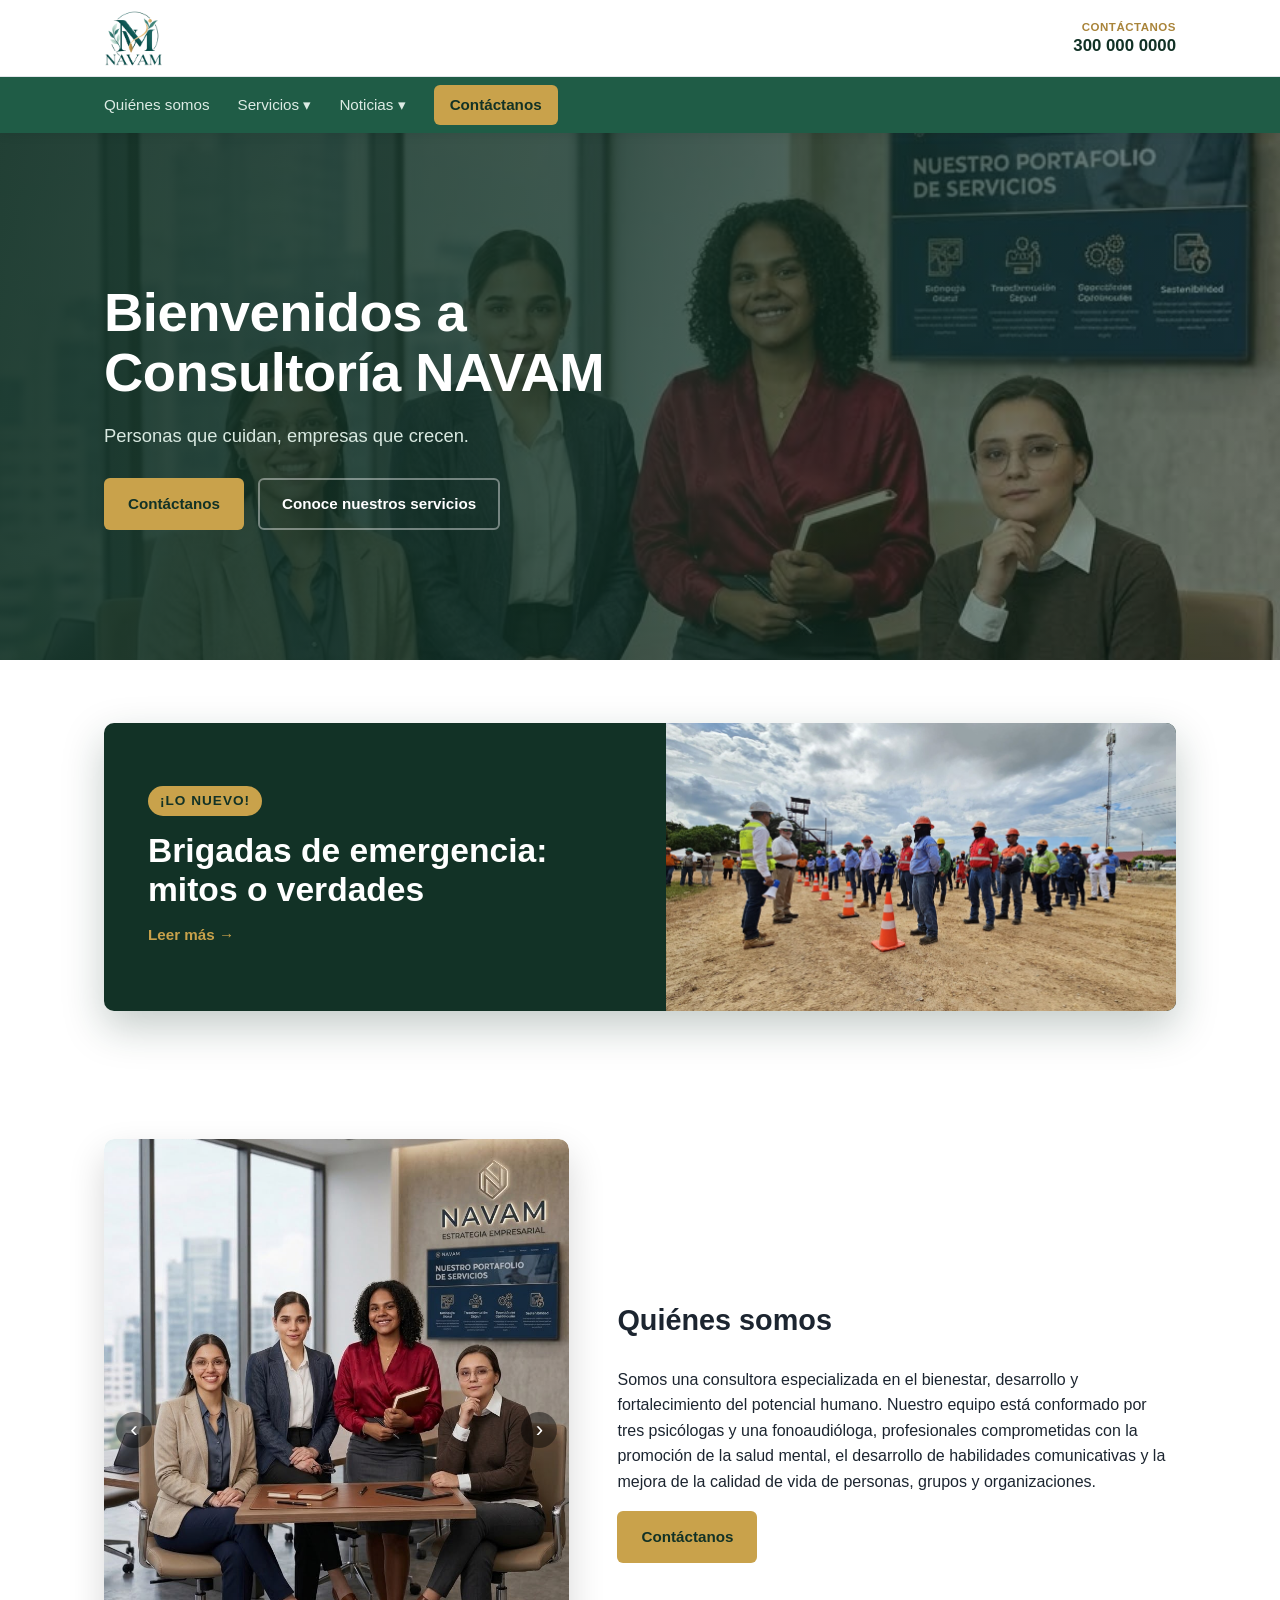
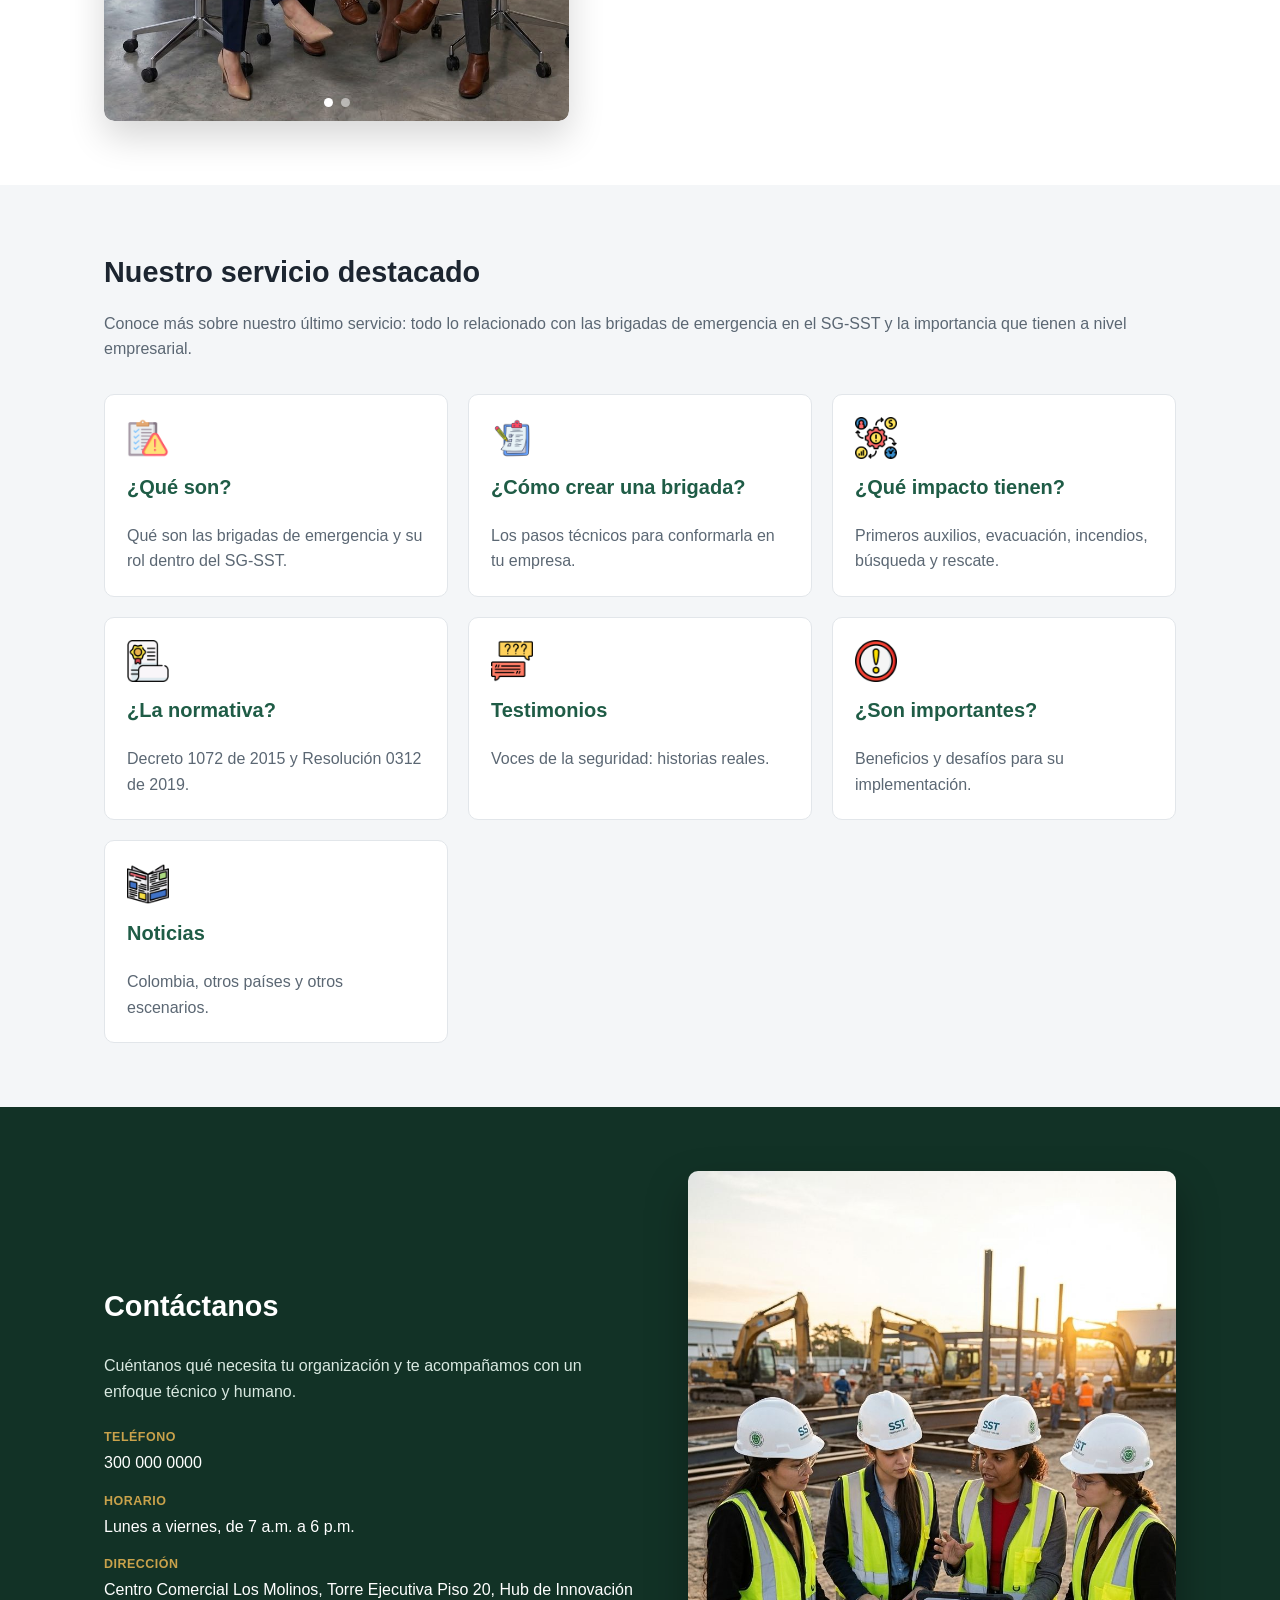
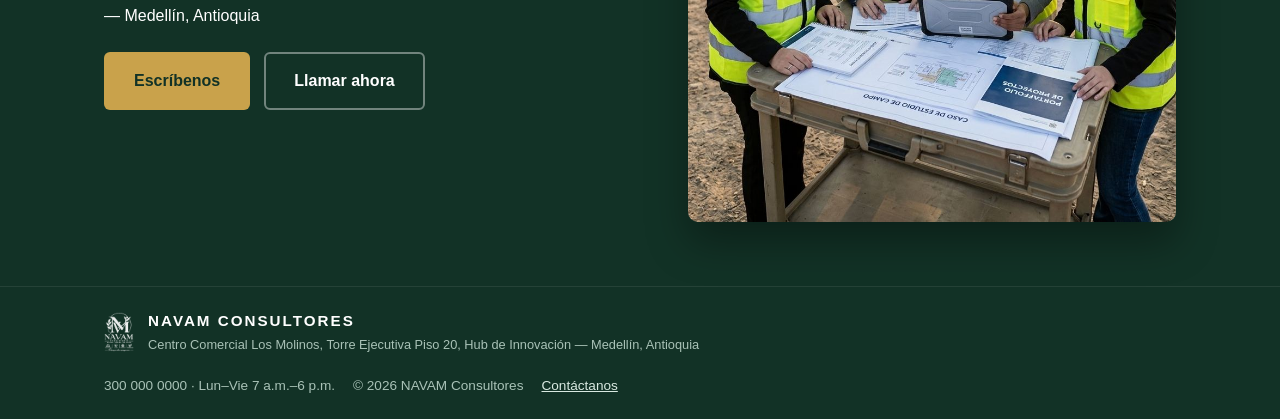
<file: index.html>
<!doctype html>
<html lang="es">
<head>
<meta charset="UTF-8">
<meta name="viewport" content="width=device-width, initial-scale=1.0">
<title>NAVAM — Estrategia Empresarial | SG-SST</title>
<meta name="description" content="NAVAM: consultora especializada en bienestar, desarrollo y fortalecimiento del potencial humano. Psicología, fonoaudiología y Sistema de Gestión de Seguridad y Salud en el Trabajo (SG-SST).">
<link rel="icon" href="assets/img/favicon.png" type="image/png">
<link rel="stylesheet" href="assets/css/style.css">
</head>
<body>

<header class="site-header">
  <div class="header-top">
    <div class="container header-top-inner">
      <a class="brand" href="index.html">
        <img src="assets/img/logo-navam-header.png" alt="NAVAM Consultores" class="brand-logo">
      </a>
      <a href="tel:+573000000000" class="header-phone">
        <span class="header-phone-label">Contáctanos</span>
        <span class="header-phone-number">300 000 0000</span>
      </a>
    </div>
  </div>

  <nav class="header-nav">
    <div class="container header-nav-inner">
      <div class="main-nav" id="main-nav">
        <a href="index.html#quienes-somos">Quiénes somos</a>

        <div class="dropdown">
          <button class="dropdown-toggle" aria-expanded="false">Servicios ▾</button>
          <div class="dropdown-menu">
            <a href="brigadas-que-son.html">¿Qué son las brigadas de emergencia?</a>
            <a href="brigadas-como-crear.html">¿Cómo crear una brigada?</a>
            <a href="brigadas-impacto.html">¿Qué impacto tienen las brigadas?</a>
            <a href="brigadas-normativa.html">¿La normativa?</a>
            <a href="brigadas-testimonios.html">Testimonios de nuestro servicio</a>
            <a href="brigadas-importancia.html">¿Son importantes las brigadas?</a>
          </div>
        </div>

        <div class="dropdown">
          <button class="dropdown-toggle" aria-expanded="false">Noticias ▾</button>
          <div class="dropdown-menu">
            <a href="noticias.html#colombia">Colombia</a>
            <a href="noticias.html#otros-paises">Otros países</a>
          </div>
        </div>

        <a href="index.html#contacto" class="nav-cta">Contáctanos</a>
      </div>

      <button class="nav-toggle" id="nav-toggle" aria-label="Abrir menú" aria-expanded="false">
        <span></span><span></span><span></span>
      </button>
    </div>
  </nav>
</header>

<main>
  <section class="hero" style="background-image: url('assets/img/equipo-navam.jpg');">
    <div class="hero-overlay"></div>
    <div class="container hero-inner">
      <div class="hero-copy">
        <h1>Bienvenidos a Consultoría NAVAM</h1>
        <p class="lead">Personas que cuidan, empresas que crecen.</p>
        <div class="hero-actions">
          <a href="index.html#contacto" class="btn btn-primary">Contáctanos</a>
          <a href="brigadas-que-son.html" class="btn btn-ghost">Conoce nuestros servicios</a>
        </div>
      </div>
    </div>
  </section>

  <section class="section news-feature">
    <div class="container">
      <a class="news-card" href="brigadas-que-son.html">
        <div class="news-card-copy">
          <span class="eyebrow">¡Lo nuevo!</span>
          <h2>Brigadas de emergencia: mitos o verdades</h2>
          <span class="news-card-cta">Leer más →</span>
        </div>
        <div class="news-card-media">
          <img src="assets/img/brigada-05.jpg" alt="Brigada de emergencia en entrenamiento de control de incendios">
        </div>
      </a>
    </div>
  </section>

  <section id="quienes-somos" class="section">
    <div class="container about-grid">
      <div class="about-media carousel" id="about-carousel">
        <div class="carousel-track">
          <img src="assets/img/equipo-navam.jpg" alt="Equipo NAVAM" class="carousel-slide active">
          <img src="assets/img/oficina-navam-vertical.jpg" alt="Equipo NAVAM en la oficina principal" class="carousel-slide">
        </div>
        <button class="carousel-arrow carousel-prev" aria-label="Foto anterior">‹</button>
        <button class="carousel-arrow carousel-next" aria-label="Foto siguiente">›</button>
        <div class="carousel-dots">
          <button class="carousel-dot active" aria-label="Foto 1"></button>
          <button class="carousel-dot" aria-label="Foto 2"></button>
        </div>
      </div>
      <div>
        <h2>Quiénes somos</h2>
        <p>Somos una consultora especializada en el bienestar, desarrollo y fortalecimiento del potencial humano. Nuestro equipo está conformado por tres psicólogas y una fonoaudióloga, profesionales comprometidas con la promoción de la salud mental, el desarrollo de habilidades comunicativas y la mejora de la calidad de vida de personas, grupos y organizaciones.</p>
        <a href="index.html#contacto" class="btn btn-primary">Contáctanos</a>
      </div>
    </div>
  </section>

  <section class="section section-muted">
    <div class="container">
      <h2>Nuestro servicio destacado</h2>
      <p class="section-intro">Conoce más sobre nuestro último servicio: todo lo relacionado con las brigadas de emergencia en el SG-SST y la importancia que tienen a nivel empresarial.</p>

      <div class="card-grid">
        <a class="card" href="brigadas-que-son.html">
          <img src="assets/img/icon-riesgos.png" alt="" class="card-icon">
          <h3>¿Qué son?</h3>
          <p>Qué son las brigadas de emergencia y su rol dentro del SG-SST.</p>
        </a>
        <a class="card" href="brigadas-como-crear.html">
          <img src="assets/img/icon-crear.png" alt="" class="card-icon">
          <h3>¿Cómo crear una brigada?</h3>
          <p>Los pasos técnicos para conformarla en tu empresa.</p>
        </a>
        <a class="card" href="brigadas-impacto.html">
          <img src="assets/img/icon-impacto.png" alt="" class="card-icon">
          <h3>¿Qué impacto tienen?</h3>
          <p>Primeros auxilios, evacuación, incendios, búsqueda y rescate.</p>
        </a>
        <a class="card" href="brigadas-normativa.html">
          <img src="assets/img/icon-normativa.png" alt="" class="card-icon">
          <h3>¿La normativa?</h3>
          <p>Decreto 1072 de 2015 y Resolución 0312 de 2019.</p>
        </a>
        <a class="card" href="brigadas-testimonios.html">
          <img src="assets/img/icon-preguntas.png" alt="" class="card-icon">
          <h3>Testimonios</h3>
          <p>Voces de la seguridad: historias reales.</p>
        </a>
        <a class="card" href="brigadas-importancia.html">
          <img src="assets/img/icon-alerta.png" alt="" class="card-icon">
          <h3>¿Son importantes?</h3>
          <p>Beneficios y desafíos para su implementación.</p>
        </a>
        <a class="card" href="noticias.html">
          <img src="assets/img/icon-noticias.png" alt="" class="card-icon">
          <h3>Noticias</h3>
          <p>Colombia, otros países y otros escenarios.</p>
        </a>
      </div>
    </div>
  </section>

  <section id="contacto" class="section section-contact">
    <div class="container contact-full">
      <div>
        <h2>Contáctanos</h2>
        <p>Cuéntanos qué necesita tu organización y te acompañamos con un enfoque técnico y humano.</p>

        <ul class="contact-details">
          <li>
            <div>
              <span class="contact-label">Teléfono</span>
              <span class="contact-value">300 000 0000</span>
            </div>
          </li>
          <li>
            <div>
              <span class="contact-label">Horario</span>
              <span class="contact-value">Lunes a viernes, de 7 a.m. a 6 p.m.</span>
            </div>
          </li>
          <li>
            <div>
              <span class="contact-label">Dirección</span>
              <span class="contact-value">Centro Comercial Los Molinos, Torre Ejecutiva Piso 20, Hub de Innovación — Medellín, Antioquia</span>
            </div>
          </li>
        </ul>

        <div class="hero-actions" style="margin-top: 24px;">
          <a class="btn btn-primary btn-lg" href="mailto:contacto@navam.com.co">Escríbenos</a>
          <a class="btn btn-ghost btn-lg" href="tel:+573000000000">Llamar ahora</a>
        </div>
      </div>
      <div class="contact-media">
        <img src="assets/img/contacto-equipo.jpg" alt="Equipo NAVAM en campo">
      </div>
    </div>
  </section>
</main>

<footer class="site-footer">
  <div class="container footer-inner">
    <div class="footer-brand">
      <img src="assets/img/logo-navam.png" alt="NAVAM Consultores" class="footer-logo">
      <div>
        <span class="footer-brand-name">NAVAM CONSULTORES</span>
        <span class="footer-address">Centro Comercial Los Molinos, Torre Ejecutiva Piso 20, Hub de Innovación — Medellín, Antioquia</span>
      </div>
    </div>
    <div class="footer-links">
      <span>300 000 0000 · Lun–Vie 7 a.m.–6 p.m.</span>
      <span>© <span id="year"></span> NAVAM Consultores</span>
      <a href="index.html#contacto">Contáctanos</a>
    </div>
  </div>
</footer>

<script src="assets/js/main.js"></script>
</body>
</html>
</file>
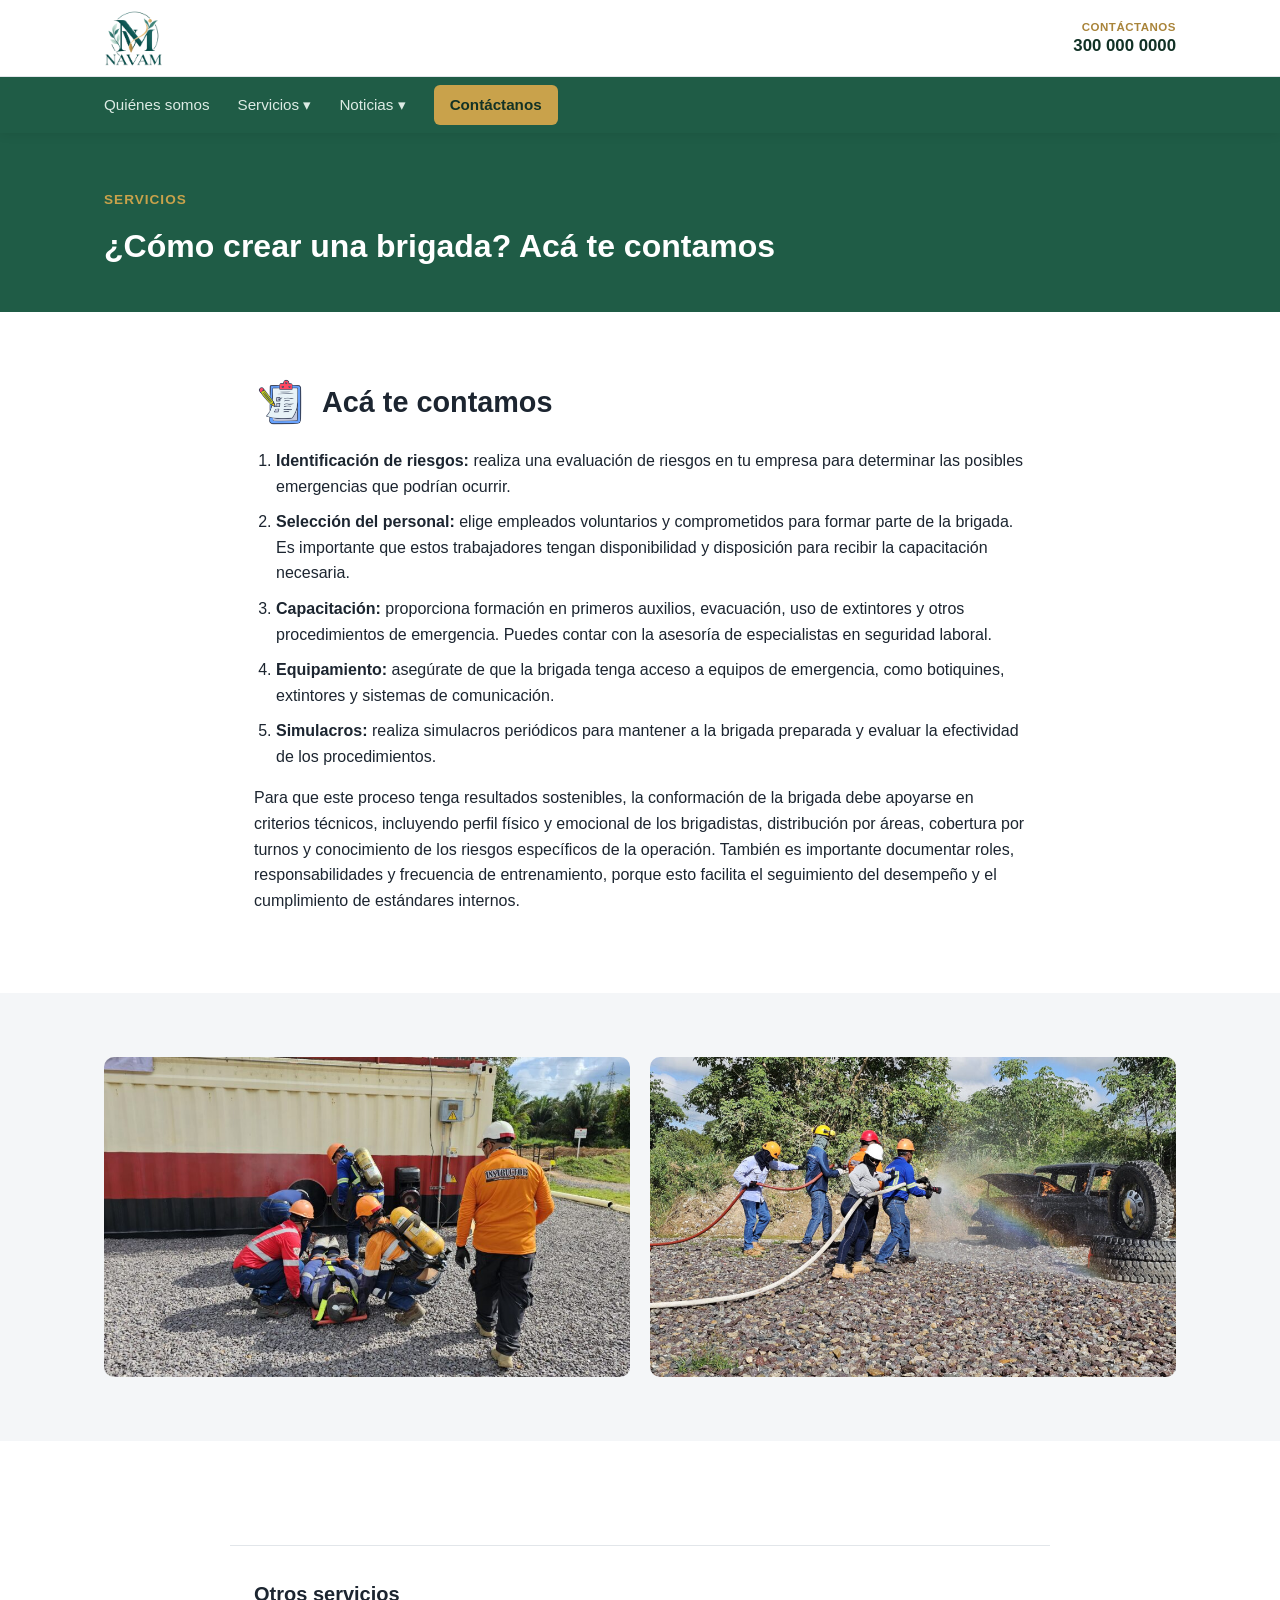
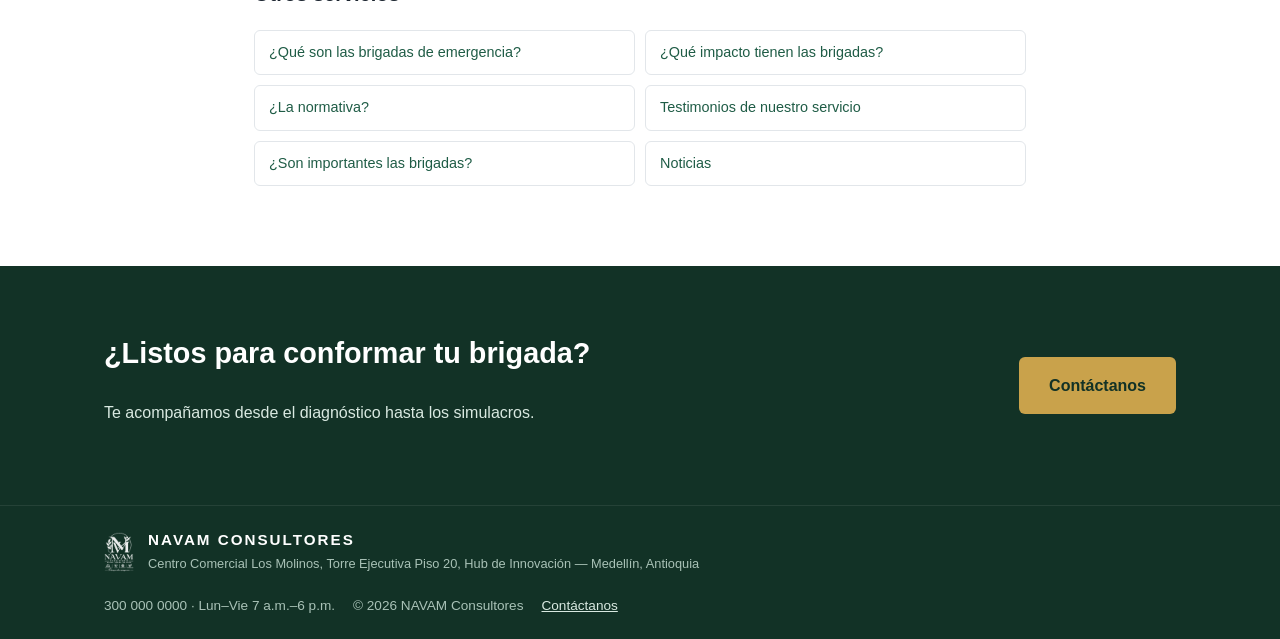
<file: brigadas-como-crear.html>
<!doctype html>
<html lang="es">
<head>
<meta charset="UTF-8">
<meta name="viewport" content="width=device-width, initial-scale=1.0">
<title>¿Cómo crear una brigada de emergencia? | NAVAM</title>
<meta name="description" content="Los pasos técnicos para conformar una brigada de emergencia en tu empresa: identificación de riesgos, selección, capacitación, equipamiento y simulacros.">
<link rel="icon" href="assets/img/favicon.png" type="image/png">
<link rel="stylesheet" href="assets/css/style.css">
</head>
<body>

<header class="site-header">
  <div class="header-top">
    <div class="container header-top-inner">
      <a class="brand" href="index.html">
        <img src="assets/img/logo-navam-header.png" alt="NAVAM Consultores" class="brand-logo">
      </a>
      <a href="tel:+573000000000" class="header-phone">
        <span class="header-phone-label">Contáctanos</span>
        <span class="header-phone-number">300 000 0000</span>
      </a>
    </div>
  </div>

  <nav class="header-nav">
    <div class="container header-nav-inner">
      <div class="main-nav" id="main-nav">
        <a href="index.html#quienes-somos">Quiénes somos</a>

        <div class="dropdown">
          <button class="dropdown-toggle" aria-expanded="false">Servicios ▾</button>
          <div class="dropdown-menu">
            <a href="brigadas-que-son.html">¿Qué son las brigadas de emergencia?</a>
            <a href="brigadas-como-crear.html">¿Cómo crear una brigada?</a>
            <a href="brigadas-impacto.html">¿Qué impacto tienen las brigadas?</a>
            <a href="brigadas-normativa.html">¿La normativa?</a>
            <a href="brigadas-testimonios.html">Testimonios de nuestro servicio</a>
            <a href="brigadas-importancia.html">¿Son importantes las brigadas?</a>
          </div>
        </div>

        <div class="dropdown">
          <button class="dropdown-toggle" aria-expanded="false">Noticias ▾</button>
          <div class="dropdown-menu">
            <a href="noticias.html#colombia">Colombia</a>
            <a href="noticias.html#otros-paises">Otros países</a>
          </div>
        </div>

        <a href="index.html#contacto" class="nav-cta">Contáctanos</a>
      </div>

      <button class="nav-toggle" id="nav-toggle" aria-label="Abrir menú" aria-expanded="false">
        <span></span><span></span><span></span>
      </button>
    </div>
  </nav>
</header>

<main>
  <section class="page-hero">
    <div class="container">
      <p class="eyebrow">Servicios</p>
      <h1>¿Cómo crear una brigada? Acá te contamos</h1>
    </div>
  </section>

  <section class="section">
    <div class="container narrow">
      <div class="section-heading">
        <img src="assets/img/icon-crear.png" alt="">
        <h2>Acá te contamos</h2>
      </div>
      <ol class="step-list">
        <li><strong>Identificación de riesgos:</strong> realiza una evaluación de riesgos en tu empresa para determinar las posibles emergencias que podrían ocurrir.</li>
        <li><strong>Selección del personal:</strong> elige empleados voluntarios y comprometidos para formar parte de la brigada. Es importante que estos trabajadores tengan disponibilidad y disposición para recibir la capacitación necesaria.</li>
        <li><strong>Capacitación:</strong> proporciona formación en primeros auxilios, evacuación, uso de extintores y otros procedimientos de emergencia. Puedes contar con la asesoría de especialistas en seguridad laboral.</li>
        <li><strong>Equipamiento:</strong> asegúrate de que la brigada tenga acceso a equipos de emergencia, como botiquines, extintores y sistemas de comunicación.</li>
        <li><strong>Simulacros:</strong> realiza simulacros periódicos para mantener a la brigada preparada y evaluar la efectividad de los procedimientos.</li>
      </ol>
      <p>Para que este proceso tenga resultados sostenibles, la conformación de la brigada debe apoyarse en criterios técnicos, incluyendo perfil físico y emocional de los brigadistas, distribución por áreas, cobertura por turnos y conocimiento de los riesgos específicos de la operación. También es importante documentar roles, responsabilidades y frecuencia de entrenamiento, porque esto facilita el seguimiento del desempeño y el cumplimiento de estándares internos.</p>
    </div>
  </section>

  <section class="section section-media section-muted">
    <div class="container media-grid">
      <img src="assets/img/brigada-02.jpg" alt="Jornada de sensibilización en campo">
      <img src="assets/img/brigada-04.jpg" alt="Formación masiva de trabajadores en un simulacro">
    </div>
  </section>

  <section class="section">
    <div class="container narrow related-services">
      <h3>Otros servicios</h3>
      <ul class="related-list">
        <li><a href="brigadas-que-son.html">¿Qué son las brigadas de emergencia?</a></li>
        <li><a href="brigadas-impacto.html">¿Qué impacto tienen las brigadas?</a></li>
        <li><a href="brigadas-normativa.html">¿La normativa?</a></li>
        <li><a href="brigadas-testimonios.html">Testimonios de nuestro servicio</a></li>
        <li><a href="brigadas-importancia.html">¿Son importantes las brigadas?</a></li>
        <li><a href="noticias.html">Noticias</a></li>
      </ul>
    </div>
  </section>

  <section class="section section-contact">
    <div class="container contact-inner">
      <div>
        <h2>¿Listos para conformar tu brigada?</h2>
        <p>Te acompañamos desde el diagnóstico hasta los simulacros.</p>
      </div>
      <a class="btn btn-primary btn-lg" href="index.html#contacto">Contáctanos</a>
    </div>
  </section>
</main>

<footer class="site-footer">
  <div class="container footer-inner">
    <div class="footer-brand">
      <img src="assets/img/logo-navam.png" alt="NAVAM Consultores" class="footer-logo">
      <div>
        <span class="footer-brand-name">NAVAM CONSULTORES</span>
        <span class="footer-address">Centro Comercial Los Molinos, Torre Ejecutiva Piso 20, Hub de Innovación — Medellín, Antioquia</span>
      </div>
    </div>
    <div class="footer-links">
      <span>300 000 0000 · Lun–Vie 7 a.m.–6 p.m.</span>
      <span>© <span id="year"></span> NAVAM Consultores</span>
      <a href="index.html#contacto">Contáctanos</a>
    </div>
  </div>
</footer>

<script src="assets/js/main.js"></script>
</body>
</html>
</file>
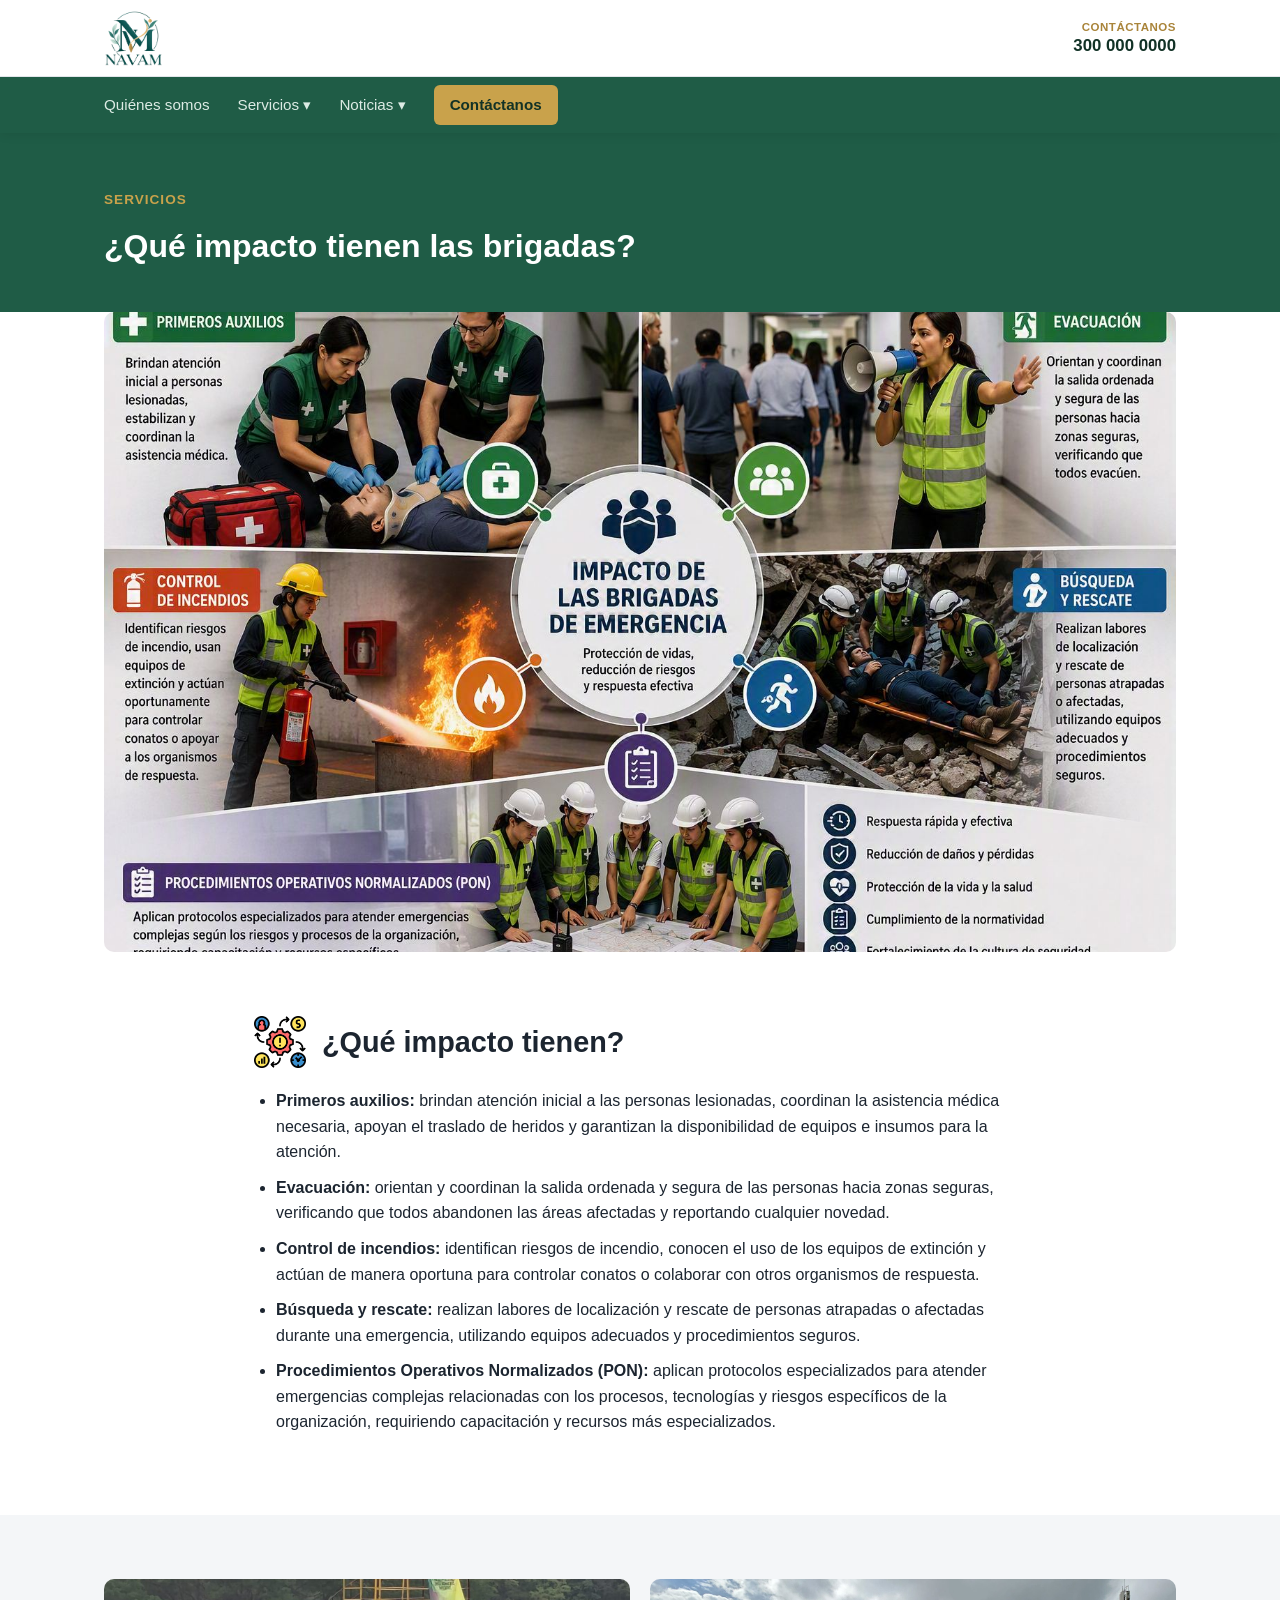
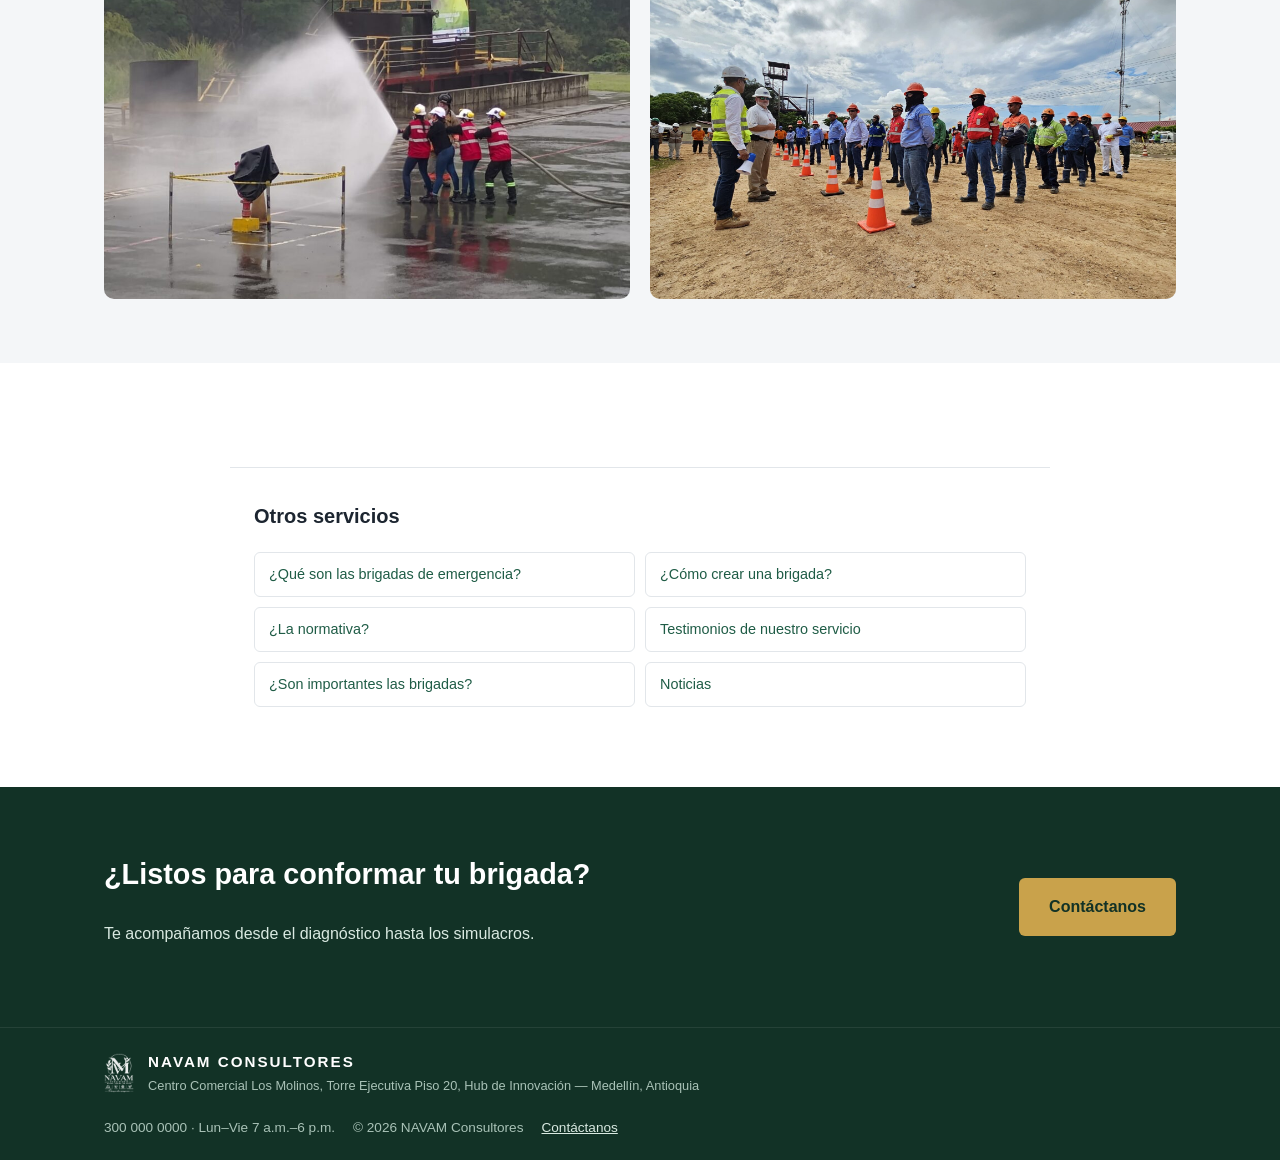
<file: brigadas-impacto.html>
<!doctype html>
<html lang="es">
<head>
<meta charset="UTF-8">
<meta name="viewport" content="width=device-width, initial-scale=1.0">
<title>¿Qué impacto tienen las brigadas? | NAVAM</title>
<meta name="description" content="El impacto de las brigadas de emergencia en primeros auxilios, evacuación, control de incendios, búsqueda y rescate, y PON.">
<link rel="icon" href="assets/img/favicon.png" type="image/png">
<link rel="stylesheet" href="assets/css/style.css">
</head>
<body>

<header class="site-header">
  <div class="header-top">
    <div class="container header-top-inner">
      <a class="brand" href="index.html">
        <img src="assets/img/logo-navam-header.png" alt="NAVAM Consultores" class="brand-logo">
      </a>
      <a href="tel:+573000000000" class="header-phone">
        <span class="header-phone-label">Contáctanos</span>
        <span class="header-phone-number">300 000 0000</span>
      </a>
    </div>
  </div>

  <nav class="header-nav">
    <div class="container header-nav-inner">
      <div class="main-nav" id="main-nav">
        <a href="index.html#quienes-somos">Quiénes somos</a>

        <div class="dropdown">
          <button class="dropdown-toggle" aria-expanded="false">Servicios ▾</button>
          <div class="dropdown-menu">
            <a href="brigadas-que-son.html">¿Qué son las brigadas de emergencia?</a>
            <a href="brigadas-como-crear.html">¿Cómo crear una brigada?</a>
            <a href="brigadas-impacto.html">¿Qué impacto tienen las brigadas?</a>
            <a href="brigadas-normativa.html">¿La normativa?</a>
            <a href="brigadas-testimonios.html">Testimonios de nuestro servicio</a>
            <a href="brigadas-importancia.html">¿Son importantes las brigadas?</a>
          </div>
        </div>

        <div class="dropdown">
          <button class="dropdown-toggle" aria-expanded="false">Noticias ▾</button>
          <div class="dropdown-menu">
            <a href="noticias.html#colombia">Colombia</a>
            <a href="noticias.html#otros-paises">Otros países</a>
          </div>
        </div>

        <a href="index.html#contacto" class="nav-cta">Contáctanos</a>
      </div>

      <button class="nav-toggle" id="nav-toggle" aria-label="Abrir menú" aria-expanded="false">
        <span></span><span></span><span></span>
      </button>
    </div>
  </nav>
</header>

<main>
  <section class="page-hero">
    <div class="container">
      <p class="eyebrow">Servicios</p>
      <h1>¿Qué impacto tienen las brigadas?</h1>
    </div>
  </section>

  <section class="section-media single">
    <div class="container">
      <div class="media-grid">
        <img src="assets/img/impacto-infografia.jpg" alt="Infografía: impacto de las brigadas de emergencia — primeros auxilios, evacuación, control de incendios, búsqueda y rescate, PON">
      </div>
    </div>
  </section>

  <section class="section">
    <div class="container narrow">
      <div class="section-heading">
        <img src="assets/img/icon-impacto.png" alt="">
        <h2>¿Qué impacto tienen?</h2>
      </div>
      <ul class="check-list">
        <li><strong>Primeros auxilios:</strong> brindan atención inicial a las personas lesionadas, coordinan la asistencia médica necesaria, apoyan el traslado de heridos y garantizan la disponibilidad de equipos e insumos para la atención.</li>
        <li><strong>Evacuación:</strong> orientan y coordinan la salida ordenada y segura de las personas hacia zonas seguras, verificando que todos abandonen las áreas afectadas y reportando cualquier novedad.</li>
        <li><strong>Control de incendios:</strong> identifican riesgos de incendio, conocen el uso de los equipos de extinción y actúan de manera oportuna para controlar conatos o colaborar con otros organismos de respuesta.</li>
        <li><strong>Búsqueda y rescate:</strong> realizan labores de localización y rescate de personas atrapadas o afectadas durante una emergencia, utilizando equipos adecuados y procedimientos seguros.</li>
        <li><strong>Procedimientos Operativos Normalizados (PON):</strong> aplican protocolos especializados para atender emergencias complejas relacionadas con los procesos, tecnologías y riesgos específicos de la organización, requiriendo capacitación y recursos más especializados.</li>
      </ul>
    </div>
  </section>

  <section class="section section-media section-muted">
    <div class="container media-grid">
      <img src="assets/img/brigada-03.jpg" alt="Brigadistas realizando un rescate en espacio confinado">
      <img src="assets/img/brigada-05.jpg" alt="Control de incendios con manguera de agua">
    </div>
  </section>

  <section class="section">
    <div class="container narrow related-services">
      <h3>Otros servicios</h3>
      <ul class="related-list">
        <li><a href="brigadas-que-son.html">¿Qué son las brigadas de emergencia?</a></li>
        <li><a href="brigadas-como-crear.html">¿Cómo crear una brigada?</a></li>
        <li><a href="brigadas-normativa.html">¿La normativa?</a></li>
        <li><a href="brigadas-testimonios.html">Testimonios de nuestro servicio</a></li>
        <li><a href="brigadas-importancia.html">¿Son importantes las brigadas?</a></li>
        <li><a href="noticias.html">Noticias</a></li>
      </ul>
    </div>
  </section>

  <section class="section section-contact">
    <div class="container contact-inner">
      <div>
        <h2>¿Listos para conformar tu brigada?</h2>
        <p>Te acompañamos desde el diagnóstico hasta los simulacros.</p>
      </div>
      <a class="btn btn-primary btn-lg" href="index.html#contacto">Contáctanos</a>
    </div>
  </section>
</main>

<footer class="site-footer">
  <div class="container footer-inner">
    <div class="footer-brand">
      <img src="assets/img/logo-navam.png" alt="NAVAM Consultores" class="footer-logo">
      <div>
        <span class="footer-brand-name">NAVAM CONSULTORES</span>
        <span class="footer-address">Centro Comercial Los Molinos, Torre Ejecutiva Piso 20, Hub de Innovación — Medellín, Antioquia</span>
      </div>
    </div>
    <div class="footer-links">
      <span>300 000 0000 · Lun–Vie 7 a.m.–6 p.m.</span>
      <span>© <span id="year"></span> NAVAM Consultores</span>
      <a href="index.html#contacto">Contáctanos</a>
    </div>
  </div>
</footer>

<script src="assets/js/main.js"></script>
</body>
</html>
</file>
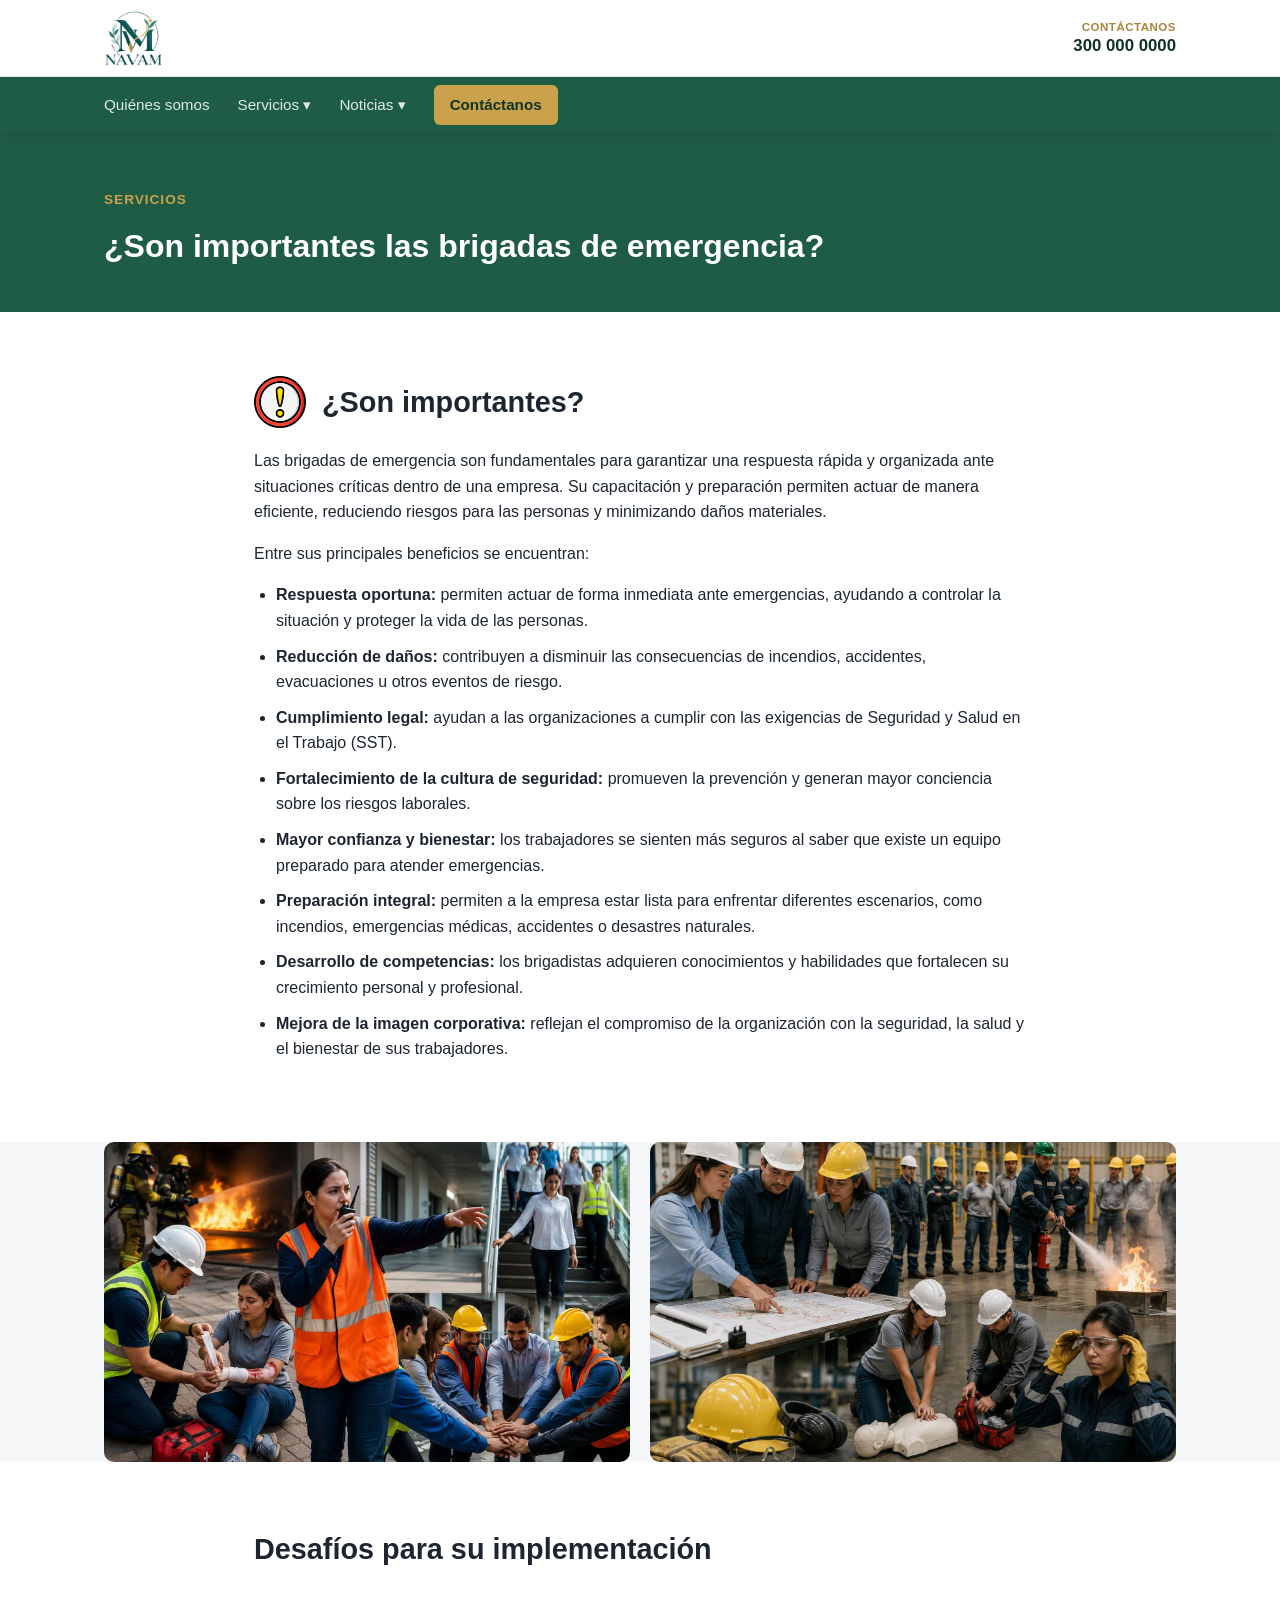
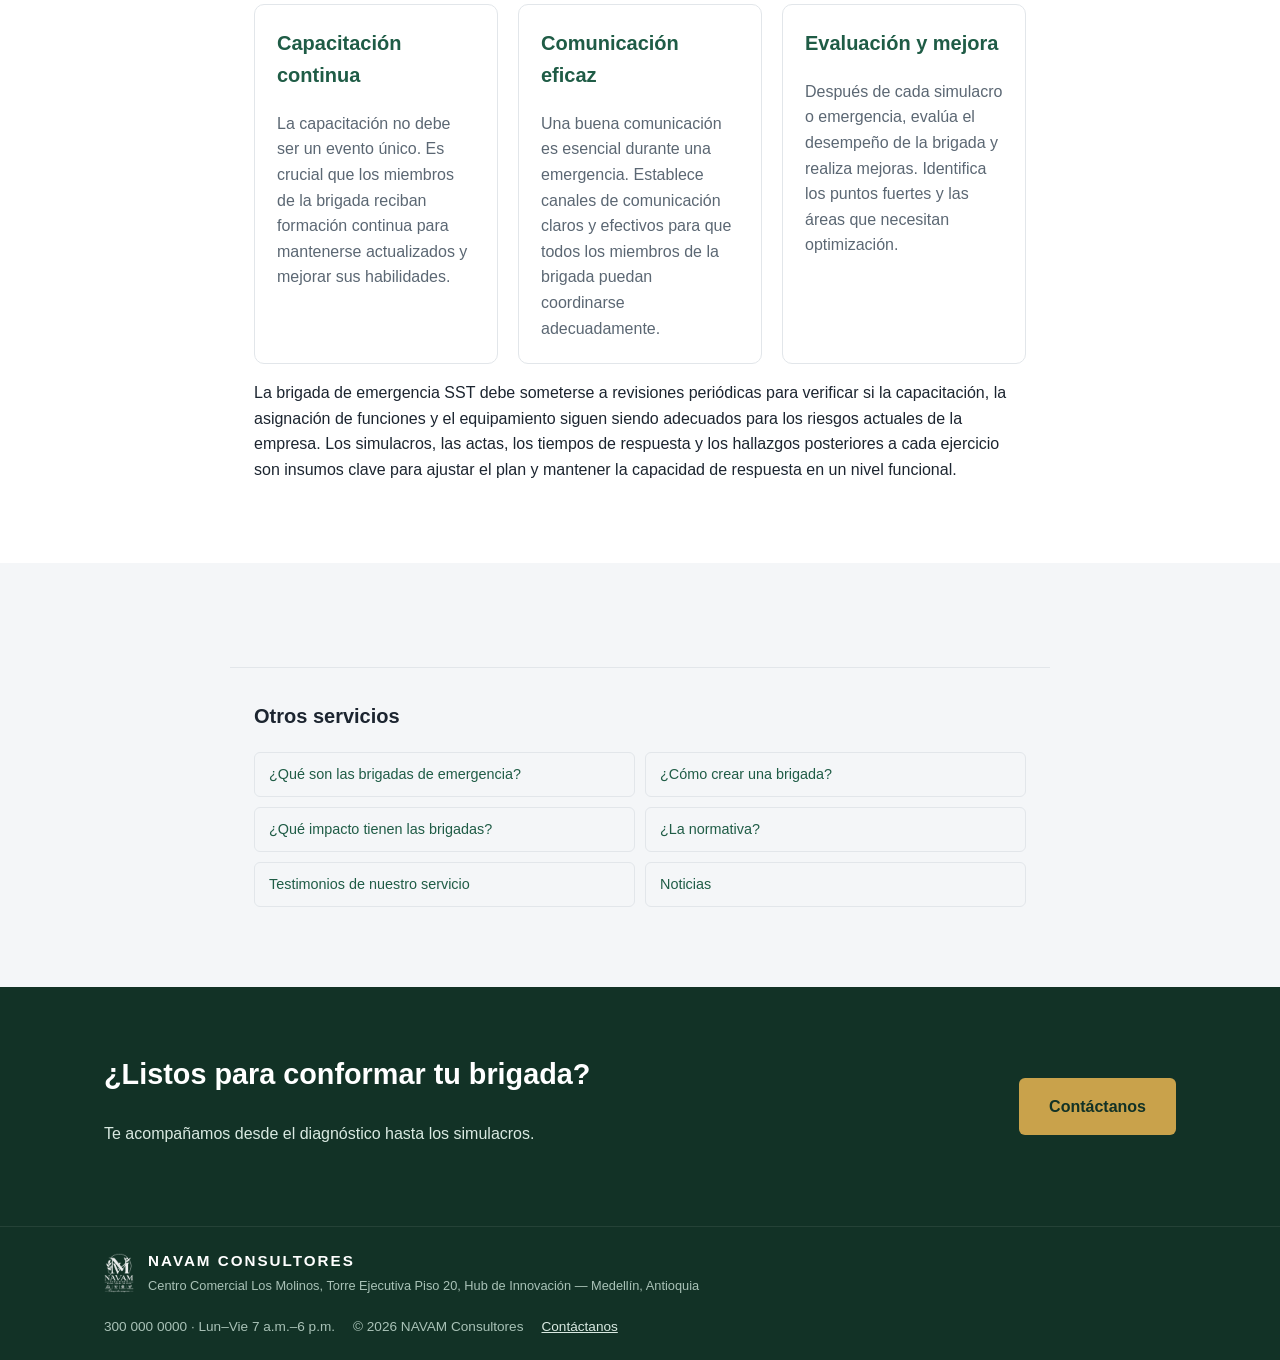
<file: brigadas-importancia.html>
<!doctype html>
<html lang="es">
<head>
<meta charset="UTF-8">
<meta name="viewport" content="width=device-width, initial-scale=1.0">
<title>¿Son importantes las brigadas de emergencia? | NAVAM</title>
<meta name="description" content="Beneficios de las brigadas de emergencia y los desafíos para su implementación sostenida.">
<link rel="icon" href="assets/img/favicon.png" type="image/png">
<link rel="stylesheet" href="assets/css/style.css">
</head>
<body>

<header class="site-header">
  <div class="header-top">
    <div class="container header-top-inner">
      <a class="brand" href="index.html">
        <img src="assets/img/logo-navam-header.png" alt="NAVAM Consultores" class="brand-logo">
      </a>
      <a href="tel:+573000000000" class="header-phone">
        <span class="header-phone-label">Contáctanos</span>
        <span class="header-phone-number">300 000 0000</span>
      </a>
    </div>
  </div>

  <nav class="header-nav">
    <div class="container header-nav-inner">
      <div class="main-nav" id="main-nav">
        <a href="index.html#quienes-somos">Quiénes somos</a>

        <div class="dropdown">
          <button class="dropdown-toggle" aria-expanded="false">Servicios ▾</button>
          <div class="dropdown-menu">
            <a href="brigadas-que-son.html">¿Qué son las brigadas de emergencia?</a>
            <a href="brigadas-como-crear.html">¿Cómo crear una brigada?</a>
            <a href="brigadas-impacto.html">¿Qué impacto tienen las brigadas?</a>
            <a href="brigadas-normativa.html">¿La normativa?</a>
            <a href="brigadas-testimonios.html">Testimonios de nuestro servicio</a>
            <a href="brigadas-importancia.html">¿Son importantes las brigadas?</a>
          </div>
        </div>

        <div class="dropdown">
          <button class="dropdown-toggle" aria-expanded="false">Noticias ▾</button>
          <div class="dropdown-menu">
            <a href="noticias.html#colombia">Colombia</a>
            <a href="noticias.html#otros-paises">Otros países</a>
          </div>
        </div>

        <a href="index.html#contacto" class="nav-cta">Contáctanos</a>
      </div>

      <button class="nav-toggle" id="nav-toggle" aria-label="Abrir menú" aria-expanded="false">
        <span></span><span></span><span></span>
      </button>
    </div>
  </nav>
</header>

<main>
  <section class="page-hero">
    <div class="container">
      <p class="eyebrow">Servicios</p>
      <h1>¿Son importantes las brigadas de emergencia?</h1>
    </div>
  </section>

  <section class="section">
    <div class="container narrow">
      <div class="section-heading">
        <img src="assets/img/icon-alerta.png" alt="">
        <h2>¿Son importantes?</h2>
      </div>
      <p>Las brigadas de emergencia son fundamentales para garantizar una respuesta rápida y organizada ante situaciones críticas dentro de una empresa. Su capacitación y preparación permiten actuar de manera eficiente, reduciendo riesgos para las personas y minimizando daños materiales.</p>
      <p>Entre sus principales beneficios se encuentran:</p>
      <ul class="check-list">
        <li><strong>Respuesta oportuna:</strong> permiten actuar de forma inmediata ante emergencias, ayudando a controlar la situación y proteger la vida de las personas.</li>
        <li><strong>Reducción de daños:</strong> contribuyen a disminuir las consecuencias de incendios, accidentes, evacuaciones u otros eventos de riesgo.</li>
        <li><strong>Cumplimiento legal:</strong> ayudan a las organizaciones a cumplir con las exigencias de Seguridad y Salud en el Trabajo (SST).</li>
        <li><strong>Fortalecimiento de la cultura de seguridad:</strong> promueven la prevención y generan mayor conciencia sobre los riesgos laborales.</li>
        <li><strong>Mayor confianza y bienestar:</strong> los trabajadores se sienten más seguros al saber que existe un equipo preparado para atender emergencias.</li>
        <li><strong>Preparación integral:</strong> permiten a la empresa estar lista para enfrentar diferentes escenarios, como incendios, emergencias médicas, accidentes o desastres naturales.</li>
        <li><strong>Desarrollo de competencias:</strong> los brigadistas adquieren conocimientos y habilidades que fortalecen su crecimiento personal y profesional.</li>
        <li><strong>Mejora de la imagen corporativa:</strong> reflejan el compromiso de la organización con la seguridad, la salud y el bienestar de sus trabajadores.</li>
      </ul>
    </div>
  </section>

  <section class="section-media section-muted">
    <div class="container media-grid">
      <img src="assets/img/colapso-01.jpg" alt="Simulacro conjunto de evacuación, primeros auxilios y control de incendios">
      <img src="assets/img/colapso-04.jpg" alt="Brigadistas atendiendo un simulacro de emergencia industrial">
    </div>
  </section>

  <section class="section">
    <div class="container narrow">
      <h2>Desafíos para su implementación</h2>
      <div class="card-grid">
        <div class="card card-static">
          <h3>Capacitación continua</h3>
          <p>La capacitación no debe ser un evento único. Es crucial que los miembros de la brigada reciban formación continua para mantenerse actualizados y mejorar sus habilidades.</p>
        </div>
        <div class="card card-static">
          <h3>Comunicación eficaz</h3>
          <p>Una buena comunicación es esencial durante una emergencia. Establece canales de comunicación claros y efectivos para que todos los miembros de la brigada puedan coordinarse adecuadamente.</p>
        </div>
        <div class="card card-static">
          <h3>Evaluación y mejora</h3>
          <p>Después de cada simulacro o emergencia, evalúa el desempeño de la brigada y realiza mejoras. Identifica los puntos fuertes y las áreas que necesitan optimización.</p>
        </div>
      </div>
      <p>La brigada de emergencia SST debe someterse a revisiones periódicas para verificar si la capacitación, la asignación de funciones y el equipamiento siguen siendo adecuados para los riesgos actuales de la empresa. Los simulacros, las actas, los tiempos de respuesta y los hallazgos posteriores a cada ejercicio son insumos clave para ajustar el plan y mantener la capacidad de respuesta en un nivel funcional.</p>
    </div>
  </section>

  <section class="section section-muted">
    <div class="container narrow related-services">
      <h3>Otros servicios</h3>
      <ul class="related-list">
        <li><a href="brigadas-que-son.html">¿Qué son las brigadas de emergencia?</a></li>
        <li><a href="brigadas-como-crear.html">¿Cómo crear una brigada?</a></li>
        <li><a href="brigadas-impacto.html">¿Qué impacto tienen las brigadas?</a></li>
        <li><a href="brigadas-normativa.html">¿La normativa?</a></li>
        <li><a href="brigadas-testimonios.html">Testimonios de nuestro servicio</a></li>
        <li><a href="noticias.html">Noticias</a></li>
      </ul>
    </div>
  </section>

  <section class="section section-contact">
    <div class="container contact-inner">
      <div>
        <h2>¿Listos para conformar tu brigada?</h2>
        <p>Te acompañamos desde el diagnóstico hasta los simulacros.</p>
      </div>
      <a class="btn btn-primary btn-lg" href="index.html#contacto">Contáctanos</a>
    </div>
  </section>
</main>

<footer class="site-footer">
  <div class="container footer-inner">
    <div class="footer-brand">
      <img src="assets/img/logo-navam.png" alt="NAVAM Consultores" class="footer-logo">
      <div>
        <span class="footer-brand-name">NAVAM CONSULTORES</span>
        <span class="footer-address">Centro Comercial Los Molinos, Torre Ejecutiva Piso 20, Hub de Innovación — Medellín, Antioquia</span>
      </div>
    </div>
    <div class="footer-links">
      <span>300 000 0000 · Lun–Vie 7 a.m.–6 p.m.</span>
      <span>© <span id="year"></span> NAVAM Consultores</span>
      <a href="index.html#contacto">Contáctanos</a>
    </div>
  </div>
</footer>

<script src="assets/js/main.js"></script>
</body>
</html>
</file>
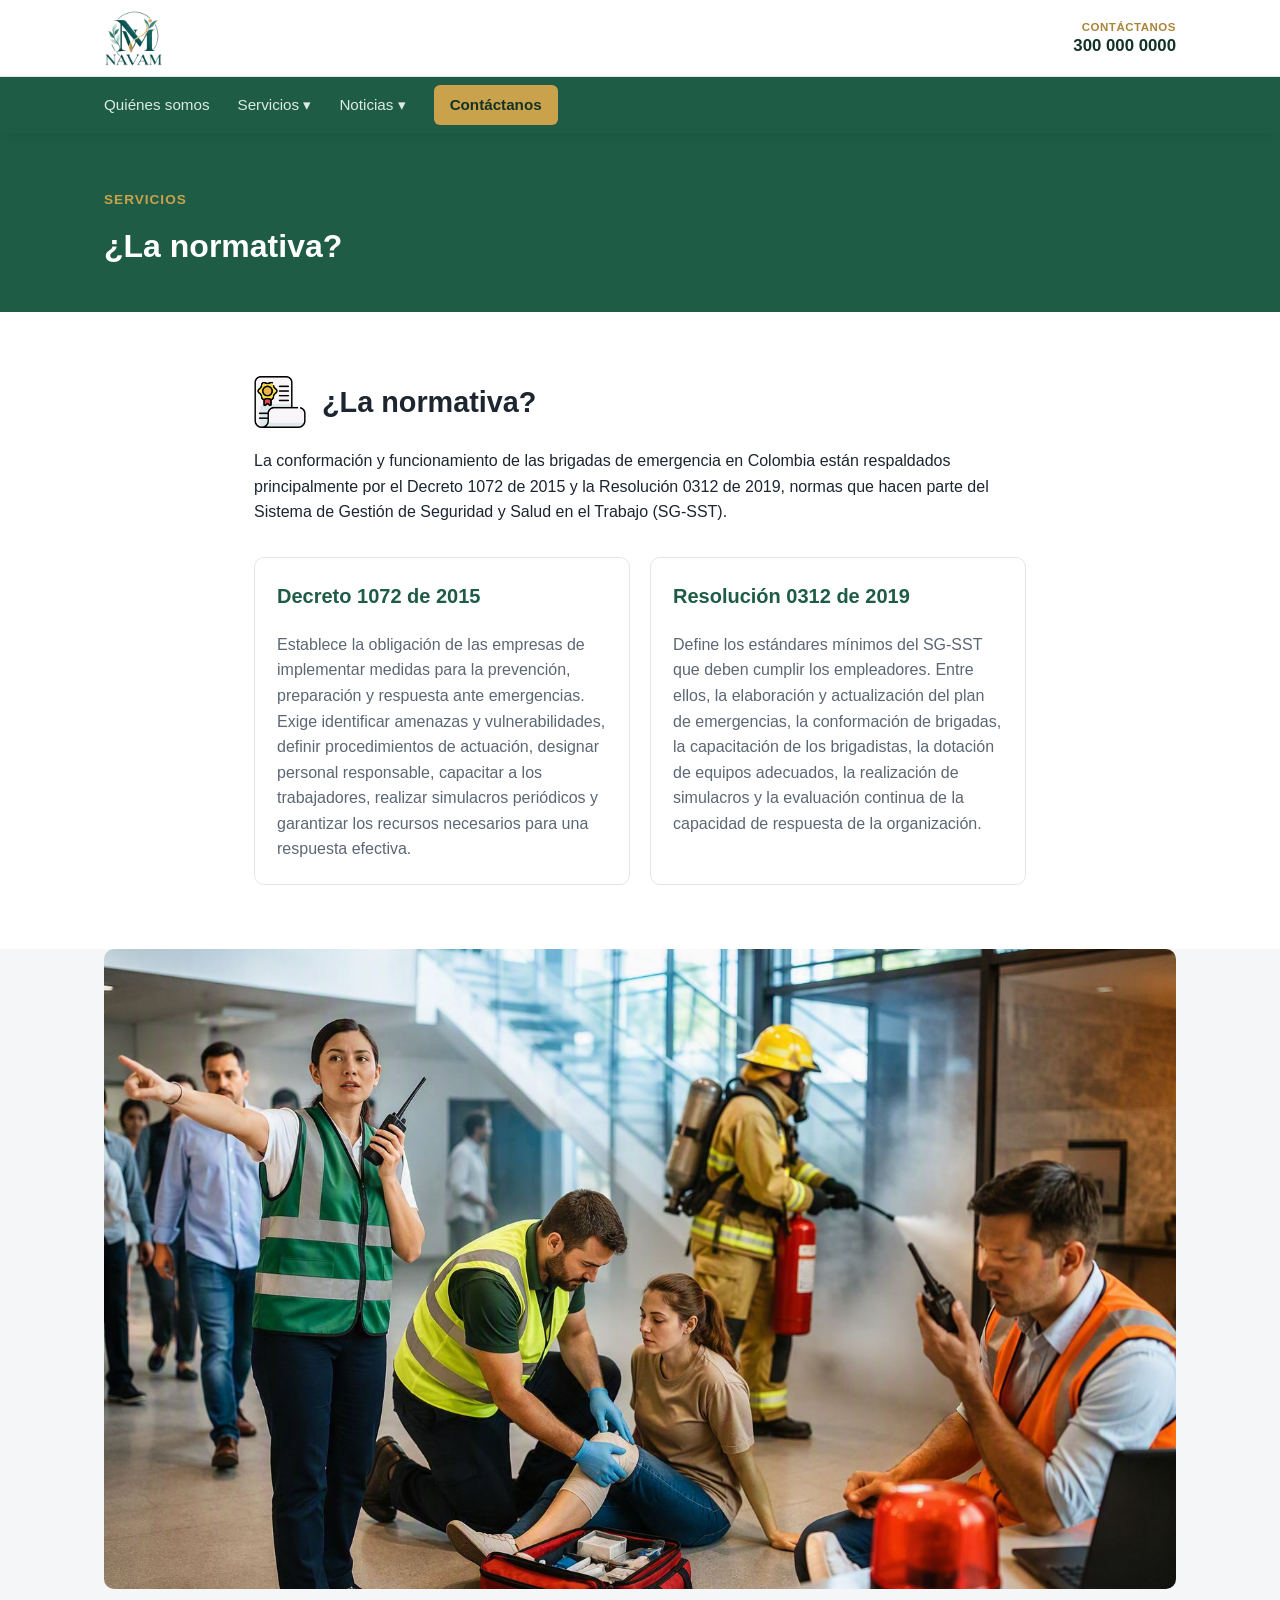
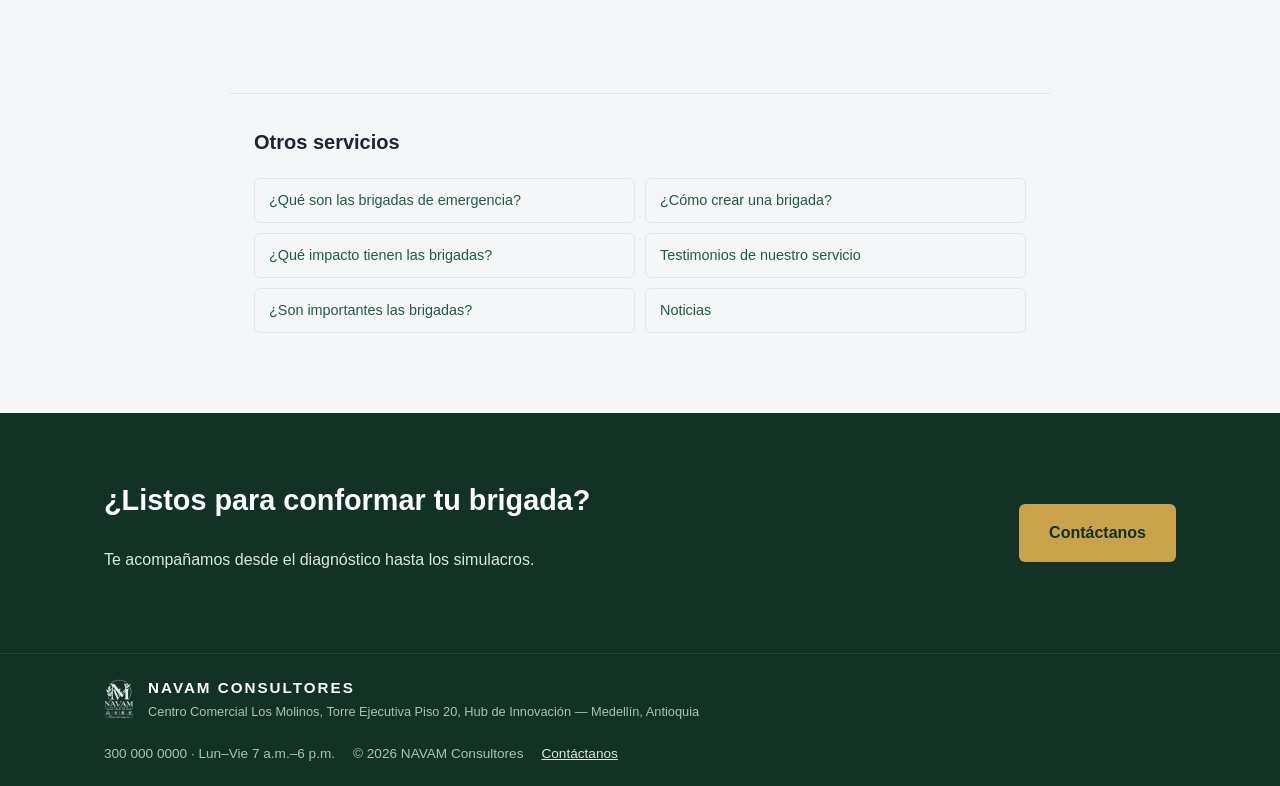
<file: brigadas-normativa.html>
<!doctype html>
<html lang="es">
<head>
<meta charset="UTF-8">
<meta name="viewport" content="width=device-width, initial-scale=1.0">
<title>La normativa de brigadas de emergencia | NAVAM</title>
<meta name="description" content="Decreto 1072 de 2015 y Resolución 0312 de 2019: la normativa colombiana que respalda las brigadas de emergencia dentro del SG-SST.">
<link rel="icon" href="assets/img/favicon.png" type="image/png">
<link rel="stylesheet" href="assets/css/style.css">
</head>
<body>

<header class="site-header">
  <div class="header-top">
    <div class="container header-top-inner">
      <a class="brand" href="index.html">
        <img src="assets/img/logo-navam-header.png" alt="NAVAM Consultores" class="brand-logo">
      </a>
      <a href="tel:+573000000000" class="header-phone">
        <span class="header-phone-label">Contáctanos</span>
        <span class="header-phone-number">300 000 0000</span>
      </a>
    </div>
  </div>

  <nav class="header-nav">
    <div class="container header-nav-inner">
      <div class="main-nav" id="main-nav">
        <a href="index.html#quienes-somos">Quiénes somos</a>

        <div class="dropdown">
          <button class="dropdown-toggle" aria-expanded="false">Servicios ▾</button>
          <div class="dropdown-menu">
            <a href="brigadas-que-son.html">¿Qué son las brigadas de emergencia?</a>
            <a href="brigadas-como-crear.html">¿Cómo crear una brigada?</a>
            <a href="brigadas-impacto.html">¿Qué impacto tienen las brigadas?</a>
            <a href="brigadas-normativa.html">¿La normativa?</a>
            <a href="brigadas-testimonios.html">Testimonios de nuestro servicio</a>
            <a href="brigadas-importancia.html">¿Son importantes las brigadas?</a>
          </div>
        </div>

        <div class="dropdown">
          <button class="dropdown-toggle" aria-expanded="false">Noticias ▾</button>
          <div class="dropdown-menu">
            <a href="noticias.html#colombia">Colombia</a>
            <a href="noticias.html#otros-paises">Otros países</a>
          </div>
        </div>

        <a href="index.html#contacto" class="nav-cta">Contáctanos</a>
      </div>

      <button class="nav-toggle" id="nav-toggle" aria-label="Abrir menú" aria-expanded="false">
        <span></span><span></span><span></span>
      </button>
    </div>
  </nav>
</header>

<main>
  <section class="page-hero">
    <div class="container">
      <p class="eyebrow">Servicios</p>
      <h1>¿La normativa?</h1>
    </div>
  </section>

  <section class="section">
    <div class="container narrow">
      <div class="section-heading">
        <img src="assets/img/icon-normativa.png" alt="">
        <h2>¿La normativa?</h2>
      </div>
      <p>La conformación y funcionamiento de las brigadas de emergencia en Colombia están respaldados principalmente por el Decreto 1072 de 2015 y la Resolución 0312 de 2019, normas que hacen parte del Sistema de Gestión de Seguridad y Salud en el Trabajo (SG-SST).</p>

      <div class="card-grid two-cols">
        <div class="card card-static">
          <h3>Decreto 1072 de 2015</h3>
          <p>Establece la obligación de las empresas de implementar medidas para la prevención, preparación y respuesta ante emergencias. Exige identificar amenazas y vulnerabilidades, definir procedimientos de actuación, designar personal responsable, capacitar a los trabajadores, realizar simulacros periódicos y garantizar los recursos necesarios para una respuesta efectiva.</p>
        </div>
        <div class="card card-static">
          <h3>Resolución 0312 de 2019</h3>
          <p>Define los estándares mínimos del SG-SST que deben cumplir los empleadores. Entre ellos, la elaboración y actualización del plan de emergencias, la conformación de brigadas, la capacitación de los brigadistas, la dotación de equipos adecuados, la realización de simulacros y la evaluación continua de la capacidad de respuesta de la organización.</p>
        </div>
      </div>
    </div>
  </section>

  <section class="section-media single section-muted">
    <div class="container">
      <div class="media-grid">
        <img src="assets/img/servicio-campo-01.jpg" alt="Equipo de profesionales SG-SST en visita de campo">
      </div>
    </div>
  </section>

  <section class="section section-muted">
    <div class="container narrow related-services">
      <h3>Otros servicios</h3>
      <ul class="related-list">
        <li><a href="brigadas-que-son.html">¿Qué son las brigadas de emergencia?</a></li>
        <li><a href="brigadas-como-crear.html">¿Cómo crear una brigada?</a></li>
        <li><a href="brigadas-impacto.html">¿Qué impacto tienen las brigadas?</a></li>
        <li><a href="brigadas-testimonios.html">Testimonios de nuestro servicio</a></li>
        <li><a href="brigadas-importancia.html">¿Son importantes las brigadas?</a></li>
        <li><a href="noticias.html">Noticias</a></li>
      </ul>
    </div>
  </section>

  <section class="section section-contact">
    <div class="container contact-inner">
      <div>
        <h2>¿Listos para conformar tu brigada?</h2>
        <p>Te acompañamos desde el diagnóstico hasta los simulacros.</p>
      </div>
      <a class="btn btn-primary btn-lg" href="index.html#contacto">Contáctanos</a>
    </div>
  </section>
</main>

<footer class="site-footer">
  <div class="container footer-inner">
    <div class="footer-brand">
      <img src="assets/img/logo-navam.png" alt="NAVAM Consultores" class="footer-logo">
      <div>
        <span class="footer-brand-name">NAVAM CONSULTORES</span>
        <span class="footer-address">Centro Comercial Los Molinos, Torre Ejecutiva Piso 20, Hub de Innovación — Medellín, Antioquia</span>
      </div>
    </div>
    <div class="footer-links">
      <span>300 000 0000 · Lun–Vie 7 a.m.–6 p.m.</span>
      <span>© <span id="year"></span> NAVAM Consultores</span>
      <a href="index.html#contacto">Contáctanos</a>
    </div>
  </div>
</footer>

<script src="assets/js/main.js"></script>
</body>
</html>
</file>
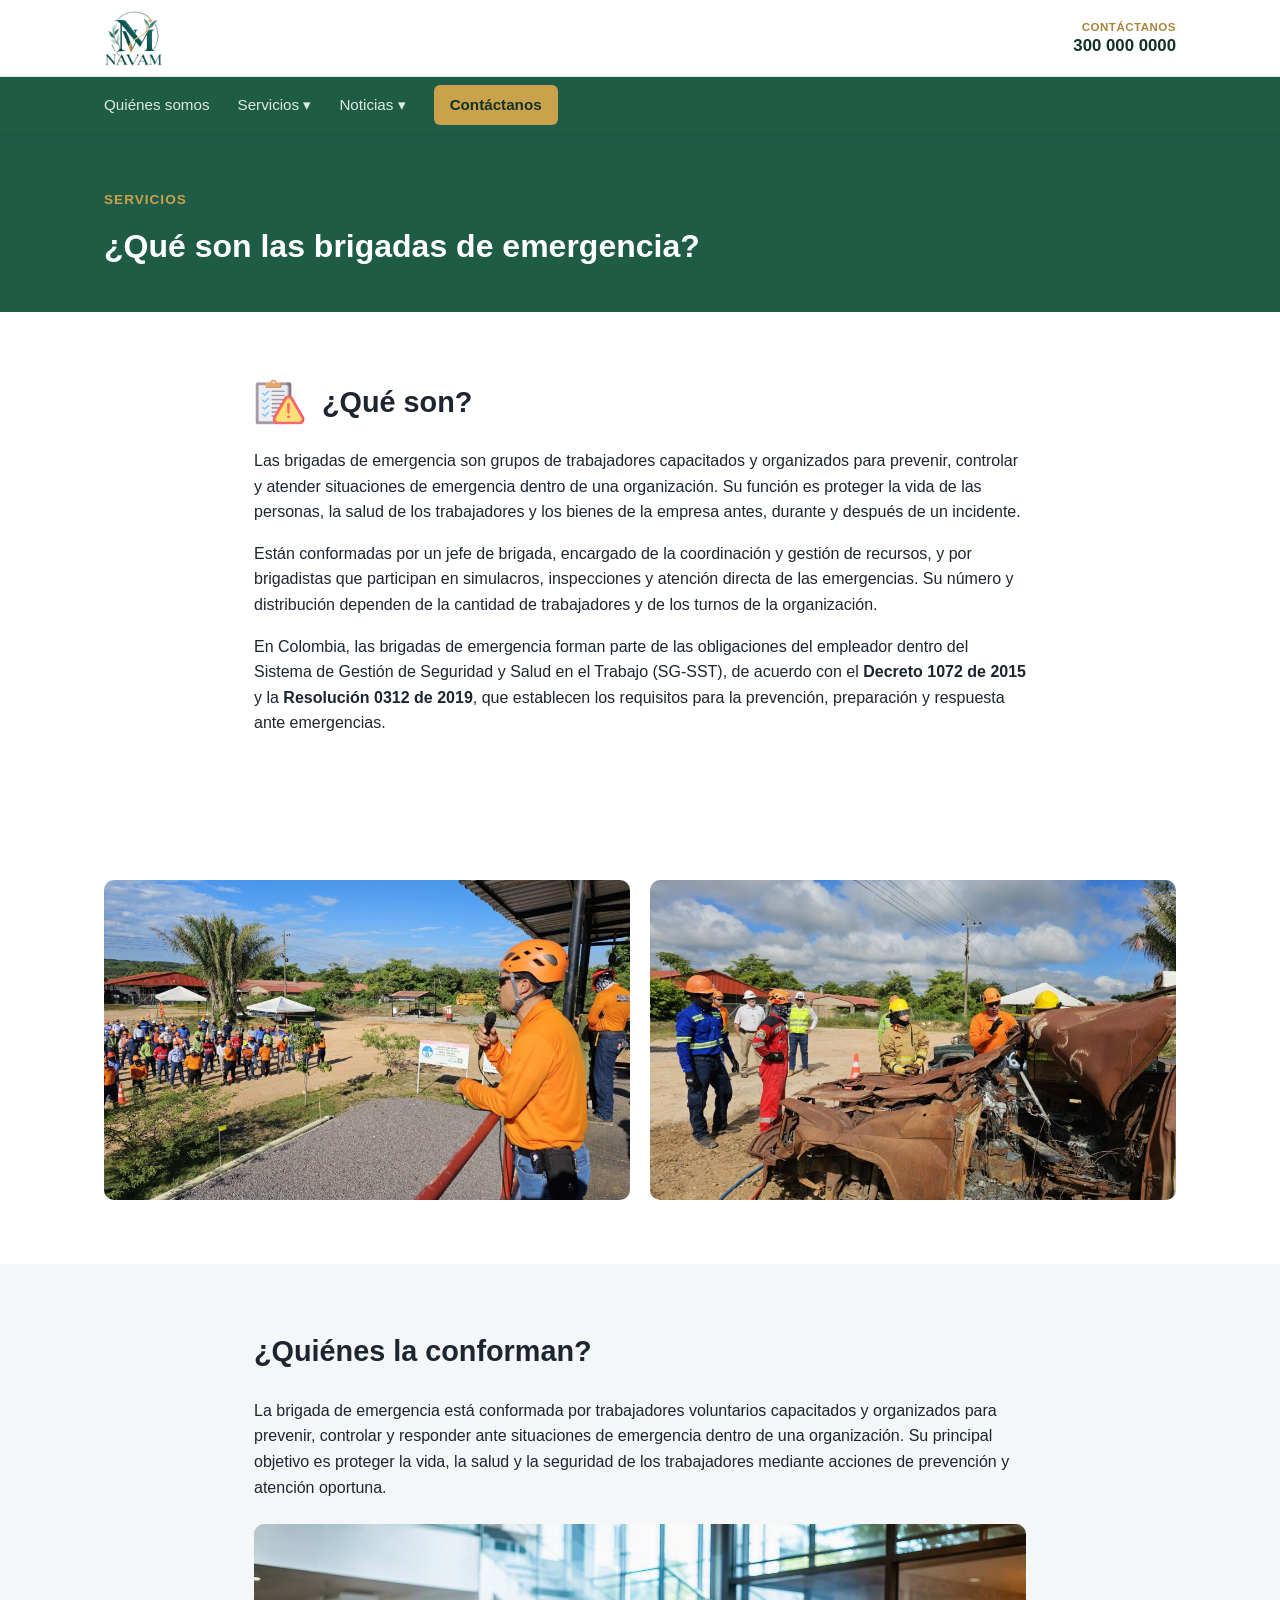
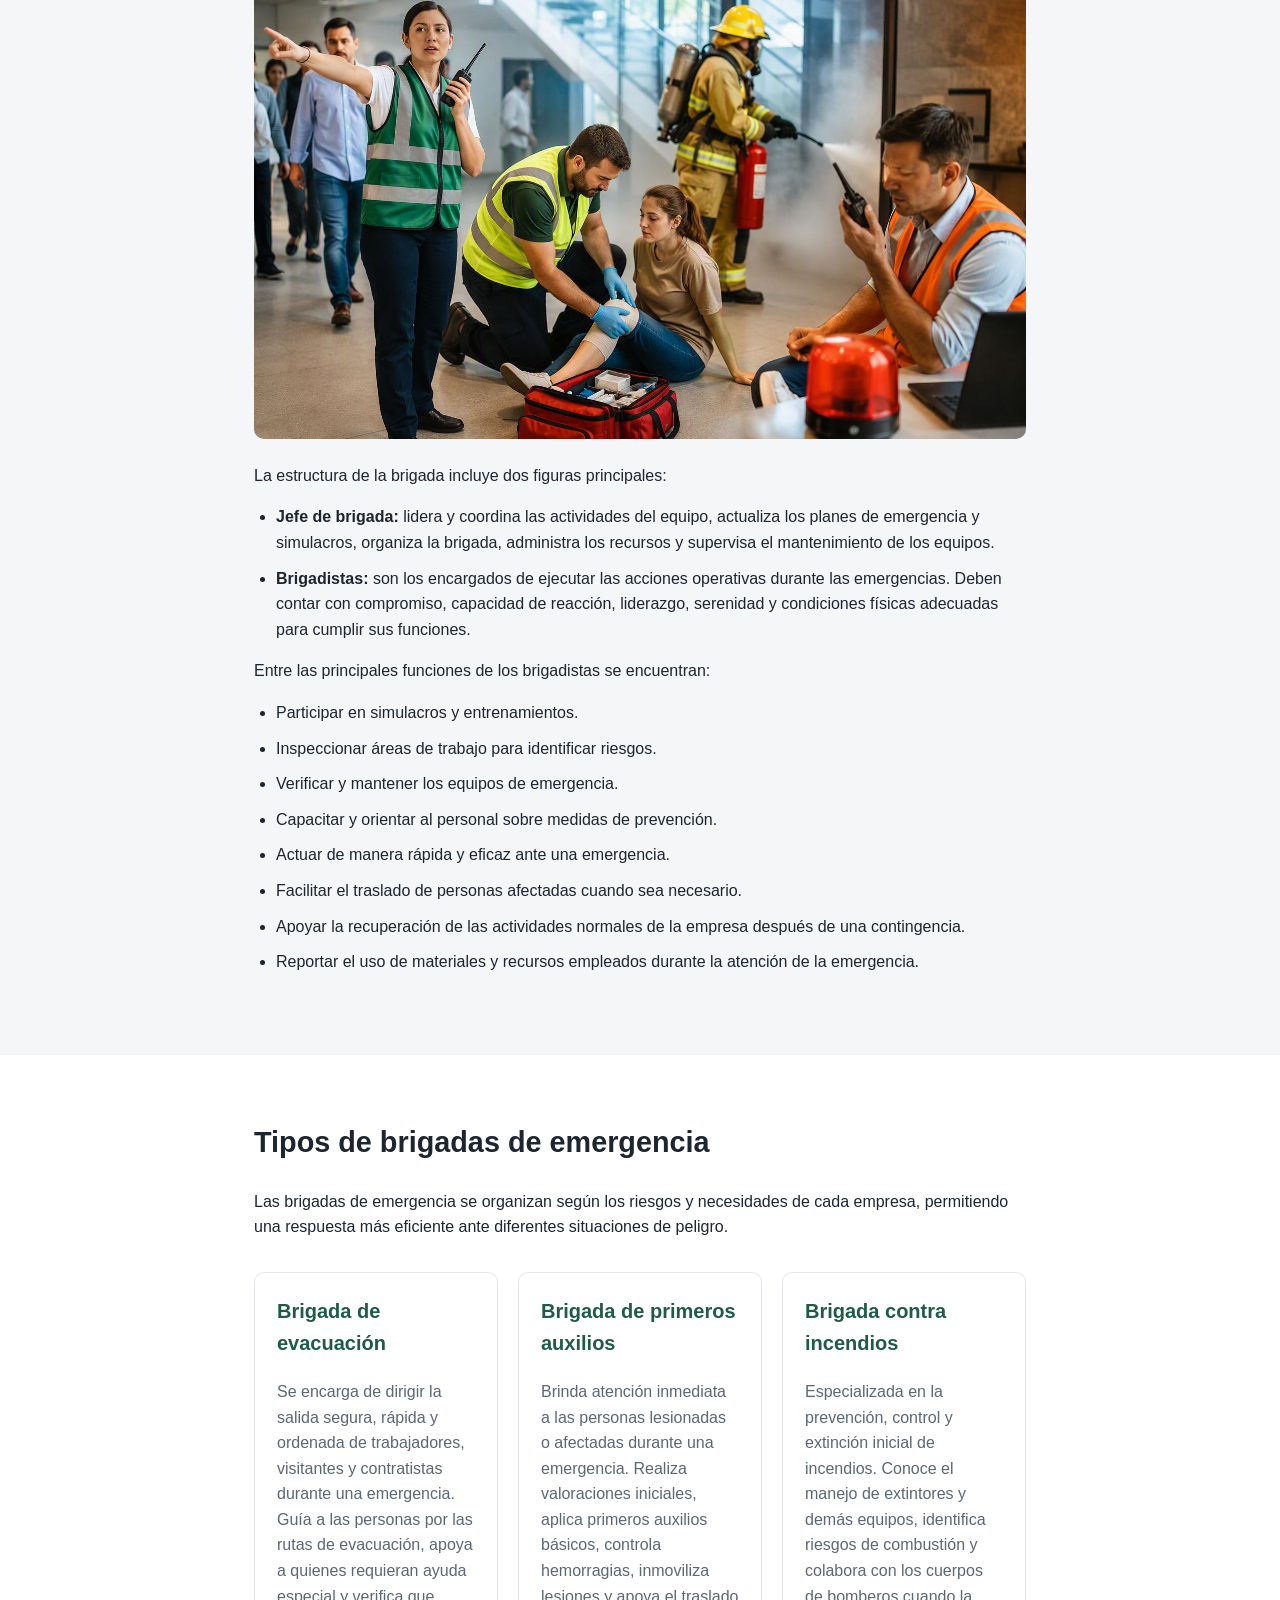
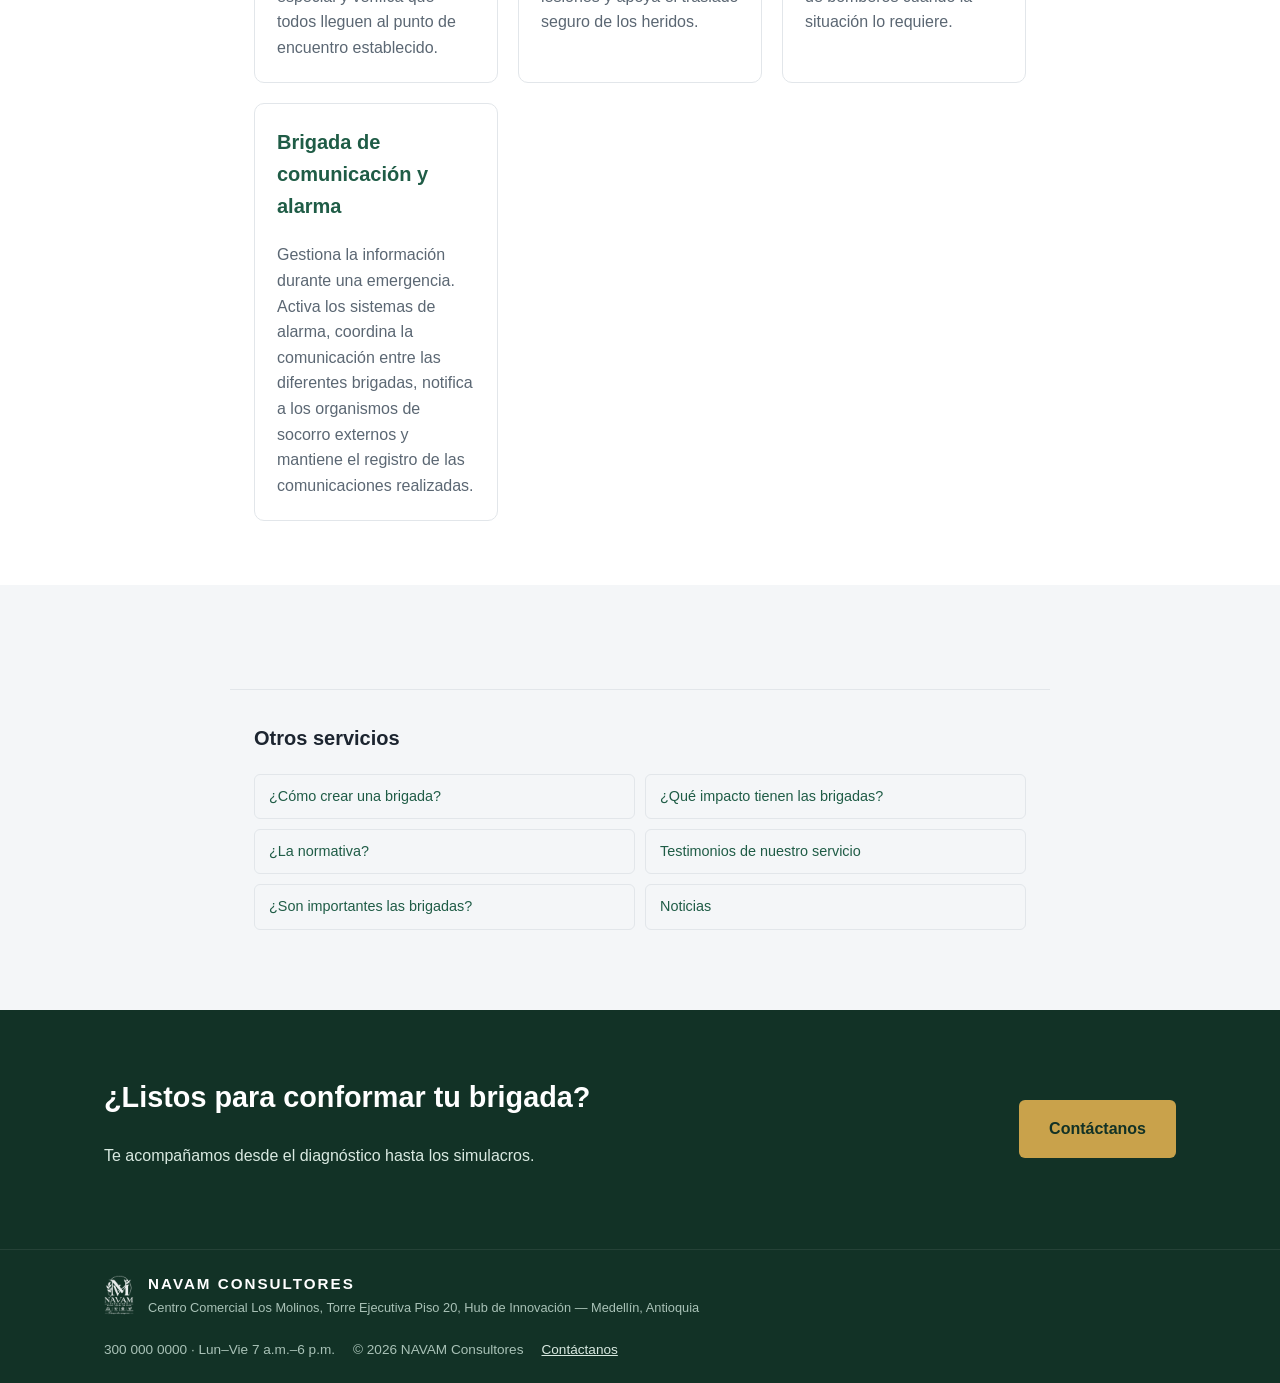
<file: brigadas-que-son.html>
<!doctype html>
<html lang="es">
<head>
<meta charset="UTF-8">
<meta name="viewport" content="width=device-width, initial-scale=1.0">
<title>¿Qué son las brigadas de emergencia? | NAVAM</title>
<meta name="description" content="Qué son las brigadas de emergencia, quién las conforma y los tipos que existen dentro del SG-SST.">
<link rel="icon" href="assets/img/favicon.png" type="image/png">
<link rel="stylesheet" href="assets/css/style.css">
</head>
<body>

<header class="site-header">
  <div class="header-top">
    <div class="container header-top-inner">
      <a class="brand" href="index.html">
        <img src="assets/img/logo-navam-header.png" alt="NAVAM Consultores" class="brand-logo">
      </a>
      <a href="tel:+573000000000" class="header-phone">
        <span class="header-phone-label">Contáctanos</span>
        <span class="header-phone-number">300 000 0000</span>
      </a>
    </div>
  </div>

  <nav class="header-nav">
    <div class="container header-nav-inner">
      <div class="main-nav" id="main-nav">
        <a href="index.html#quienes-somos">Quiénes somos</a>

        <div class="dropdown">
          <button class="dropdown-toggle" aria-expanded="false">Servicios ▾</button>
          <div class="dropdown-menu">
            <a href="brigadas-que-son.html">¿Qué son las brigadas de emergencia?</a>
            <a href="brigadas-como-crear.html">¿Cómo crear una brigada?</a>
            <a href="brigadas-impacto.html">¿Qué impacto tienen las brigadas?</a>
            <a href="brigadas-normativa.html">¿La normativa?</a>
            <a href="brigadas-testimonios.html">Testimonios de nuestro servicio</a>
            <a href="brigadas-importancia.html">¿Son importantes las brigadas?</a>
          </div>
        </div>

        <div class="dropdown">
          <button class="dropdown-toggle" aria-expanded="false">Noticias ▾</button>
          <div class="dropdown-menu">
            <a href="noticias.html#colombia">Colombia</a>
            <a href="noticias.html#otros-paises">Otros países</a>
          </div>
        </div>

        <a href="index.html#contacto" class="nav-cta">Contáctanos</a>
      </div>

      <button class="nav-toggle" id="nav-toggle" aria-label="Abrir menú" aria-expanded="false">
        <span></span><span></span><span></span>
      </button>
    </div>
  </nav>
</header>

<main>
  <section class="page-hero">
    <div class="container">
      <p class="eyebrow">Servicios</p>
      <h1>¿Qué son las brigadas de emergencia?</h1>
    </div>
  </section>

  <section id="que-son" class="section">
    <div class="container narrow">
      <div class="section-heading">
        <img src="assets/img/icon-riesgos.png" alt="">
        <h2>¿Qué son?</h2>
      </div>
      <p>Las brigadas de emergencia son grupos de trabajadores capacitados y organizados para prevenir, controlar y atender situaciones de emergencia dentro de una organización. Su función es proteger la vida de las personas, la salud de los trabajadores y los bienes de la empresa antes, durante y después de un incidente.</p>
      <p>Están conformadas por un jefe de brigada, encargado de la coordinación y gestión de recursos, y por brigadistas que participan en simulacros, inspecciones y atención directa de las emergencias. Su número y distribución dependen de la cantidad de trabajadores y de los turnos de la organización.</p>
      <p>En Colombia, las brigadas de emergencia forman parte de las obligaciones del empleador dentro del Sistema de Gestión de Seguridad y Salud en el Trabajo (SG-SST), de acuerdo con el <strong>Decreto 1072 de 2015</strong> y la <strong>Resolución 0312 de 2019</strong>, que establecen los requisitos para la prevención, preparación y respuesta ante emergencias.</p>
    </div>
  </section>

  <section class="section section-media">
    <div class="container media-grid">
      <img src="assets/img/brigada-01.jpg" alt="Brigadistas controlando un conato de incendio con extintor">
      <img src="assets/img/brigada-06.jpg" alt="Brigadistas inspeccionando un vehículo siniestrado">
    </div>
  </section>

  <section id="quienes-conforman" class="section section-muted">
    <div class="container narrow">
      <h2>¿Quiénes la conforman?</h2>
      <p>La brigada de emergencia está conformada por trabajadores voluntarios capacitados y organizados para prevenir, controlar y responder ante situaciones de emergencia dentro de una organización. Su principal objetivo es proteger la vida, la salud y la seguridad de los trabajadores mediante acciones de prevención y atención oportuna.</p>

      <div class="section-media single" style="margin: 24px 0;">
        <div class="media-grid">
          <img src="assets/img/servicio-campo-01.jpg" alt="Equipo de brigadistas en visita de campo">
        </div>
      </div>

      <p>La estructura de la brigada incluye dos figuras principales:</p>
      <ul class="check-list">
        <li><strong>Jefe de brigada:</strong> lidera y coordina las actividades del equipo, actualiza los planes de emergencia y simulacros, organiza la brigada, administra los recursos y supervisa el mantenimiento de los equipos.</li>
        <li><strong>Brigadistas:</strong> son los encargados de ejecutar las acciones operativas durante las emergencias. Deben contar con compromiso, capacidad de reacción, liderazgo, serenidad y condiciones físicas adecuadas para cumplir sus funciones.</li>
      </ul>
      <p>Entre las principales funciones de los brigadistas se encuentran:</p>
      <ul class="check-list">
        <li>Participar en simulacros y entrenamientos.</li>
        <li>Inspeccionar áreas de trabajo para identificar riesgos.</li>
        <li>Verificar y mantener los equipos de emergencia.</li>
        <li>Capacitar y orientar al personal sobre medidas de prevención.</li>
        <li>Actuar de manera rápida y eficaz ante una emergencia.</li>
        <li>Facilitar el traslado de personas afectadas cuando sea necesario.</li>
        <li>Apoyar la recuperación de las actividades normales de la empresa después de una contingencia.</li>
        <li>Reportar el uso de materiales y recursos empleados durante la atención de la emergencia.</li>
      </ul>
    </div>
  </section>

  <section id="tipos" class="section">
    <div class="container narrow">
      <h2>Tipos de brigadas de emergencia</h2>
      <p>Las brigadas de emergencia se organizan según los riesgos y necesidades de cada empresa, permitiendo una respuesta más eficiente ante diferentes situaciones de peligro.</p>

      <div class="card-grid">
        <div class="card card-static">
          <h3>Brigada de evacuación</h3>
          <p>Se encarga de dirigir la salida segura, rápida y ordenada de trabajadores, visitantes y contratistas durante una emergencia. Guía a las personas por las rutas de evacuación, apoya a quienes requieran ayuda especial y verifica que todos lleguen al punto de encuentro establecido.</p>
        </div>
        <div class="card card-static">
          <h3>Brigada de primeros auxilios</h3>
          <p>Brinda atención inmediata a las personas lesionadas o afectadas durante una emergencia. Realiza valoraciones iniciales, aplica primeros auxilios básicos, controla hemorragias, inmoviliza lesiones y apoya el traslado seguro de los heridos.</p>
        </div>
        <div class="card card-static">
          <h3>Brigada contra incendios</h3>
          <p>Especializada en la prevención, control y extinción inicial de incendios. Conoce el manejo de extintores y demás equipos, identifica riesgos de combustión y colabora con los cuerpos de bomberos cuando la situación lo requiere.</p>
        </div>
        <div class="card card-static">
          <h3>Brigada de comunicación y alarma</h3>
          <p>Gestiona la información durante una emergencia. Activa los sistemas de alarma, coordina la comunicación entre las diferentes brigadas, notifica a los organismos de socorro externos y mantiene el registro de las comunicaciones realizadas.</p>
        </div>
      </div>
    </div>
  </section>

  <section class="section section-muted">
    <div class="container narrow related-services">
      <h3>Otros servicios</h3>
      <ul class="related-list">
        <li><a href="brigadas-como-crear.html">¿Cómo crear una brigada?</a></li>
        <li><a href="brigadas-impacto.html">¿Qué impacto tienen las brigadas?</a></li>
        <li><a href="brigadas-normativa.html">¿La normativa?</a></li>
        <li><a href="brigadas-testimonios.html">Testimonios de nuestro servicio</a></li>
        <li><a href="brigadas-importancia.html">¿Son importantes las brigadas?</a></li>
        <li><a href="noticias.html">Noticias</a></li>
      </ul>
    </div>
  </section>

  <section class="section section-contact">
    <div class="container contact-inner">
      <div>
        <h2>¿Listos para conformar tu brigada?</h2>
        <p>Te acompañamos desde el diagnóstico hasta los simulacros.</p>
      </div>
      <a class="btn btn-primary btn-lg" href="index.html#contacto">Contáctanos</a>
    </div>
  </section>
</main>

<footer class="site-footer">
  <div class="container footer-inner">
    <div class="footer-brand">
      <img src="assets/img/logo-navam.png" alt="NAVAM Consultores" class="footer-logo">
      <div>
        <span class="footer-brand-name">NAVAM CONSULTORES</span>
        <span class="footer-address">Centro Comercial Los Molinos, Torre Ejecutiva Piso 20, Hub de Innovación — Medellín, Antioquia</span>
      </div>
    </div>
    <div class="footer-links">
      <span>300 000 0000 · Lun–Vie 7 a.m.–6 p.m.</span>
      <span>© <span id="year"></span> NAVAM Consultores</span>
      <a href="index.html#contacto">Contáctanos</a>
    </div>
  </div>
</footer>

<script src="assets/js/main.js"></script>
</body>
</html>
</file>
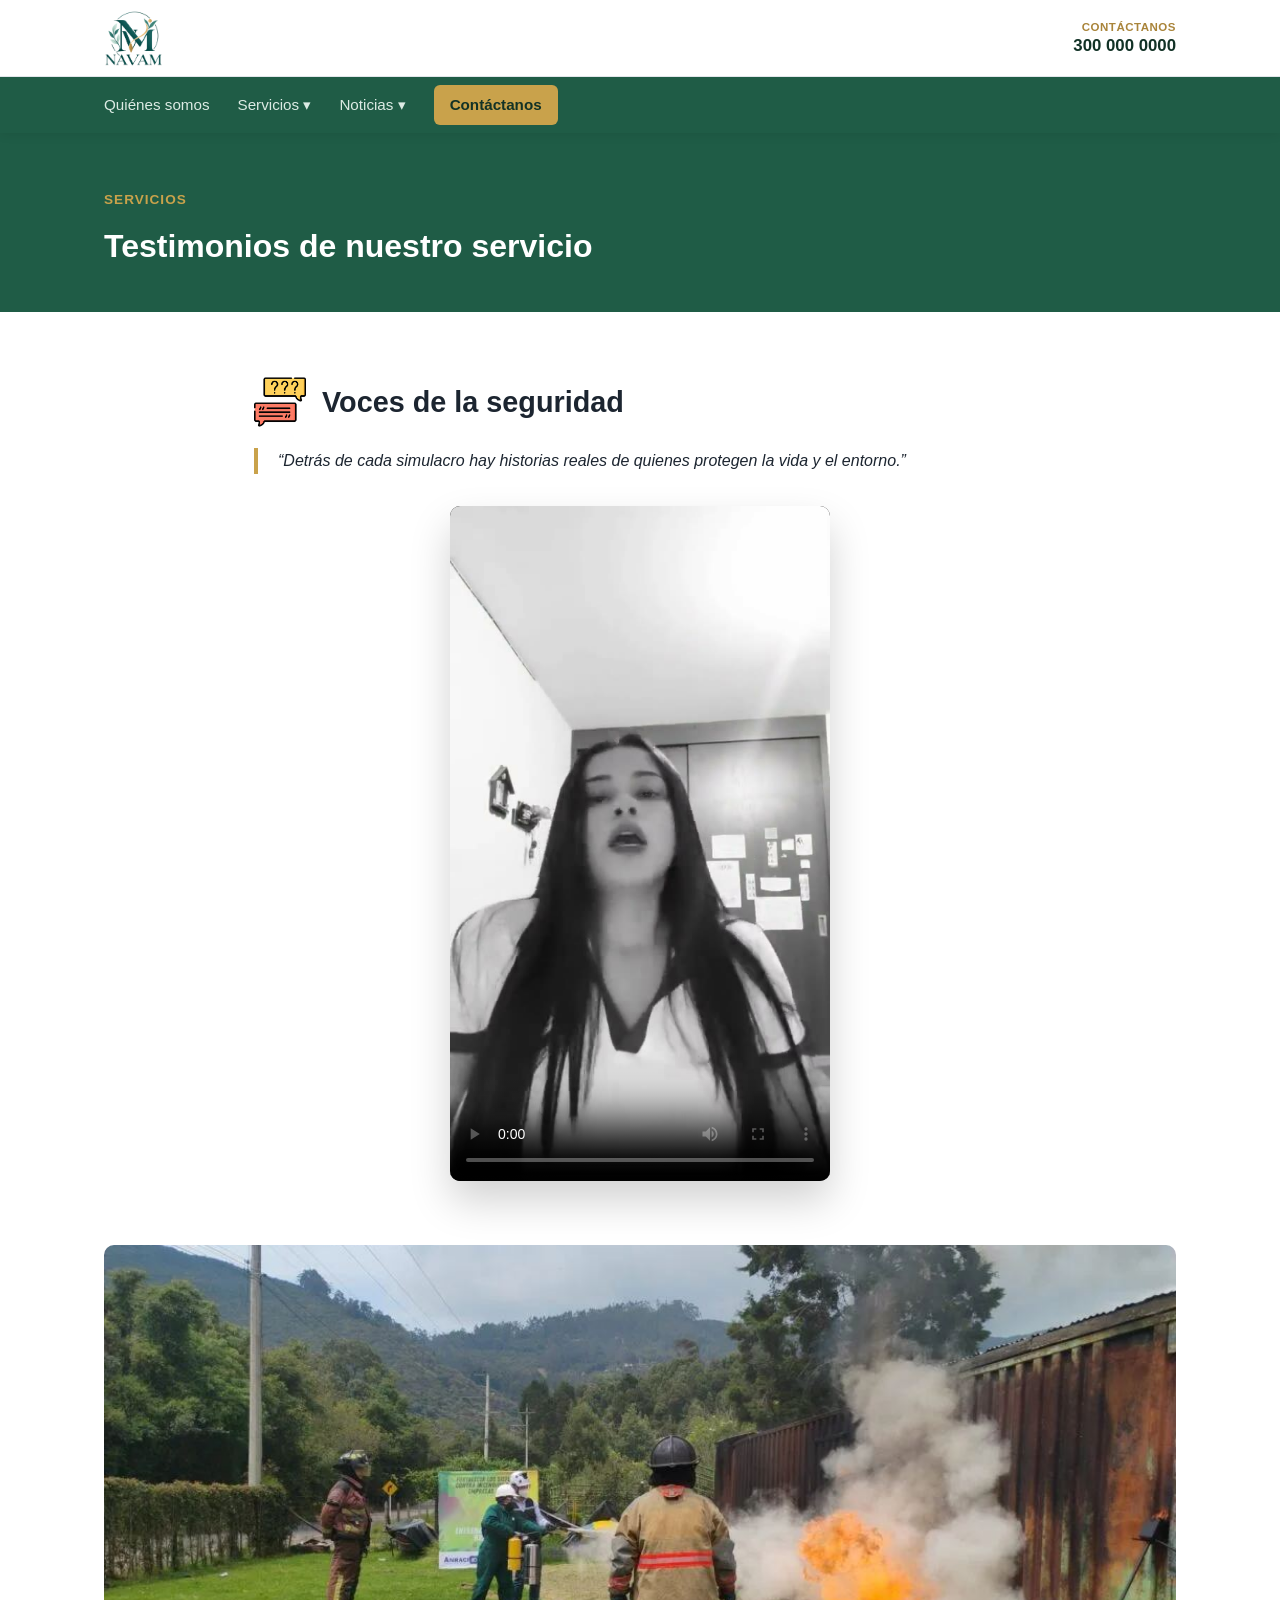
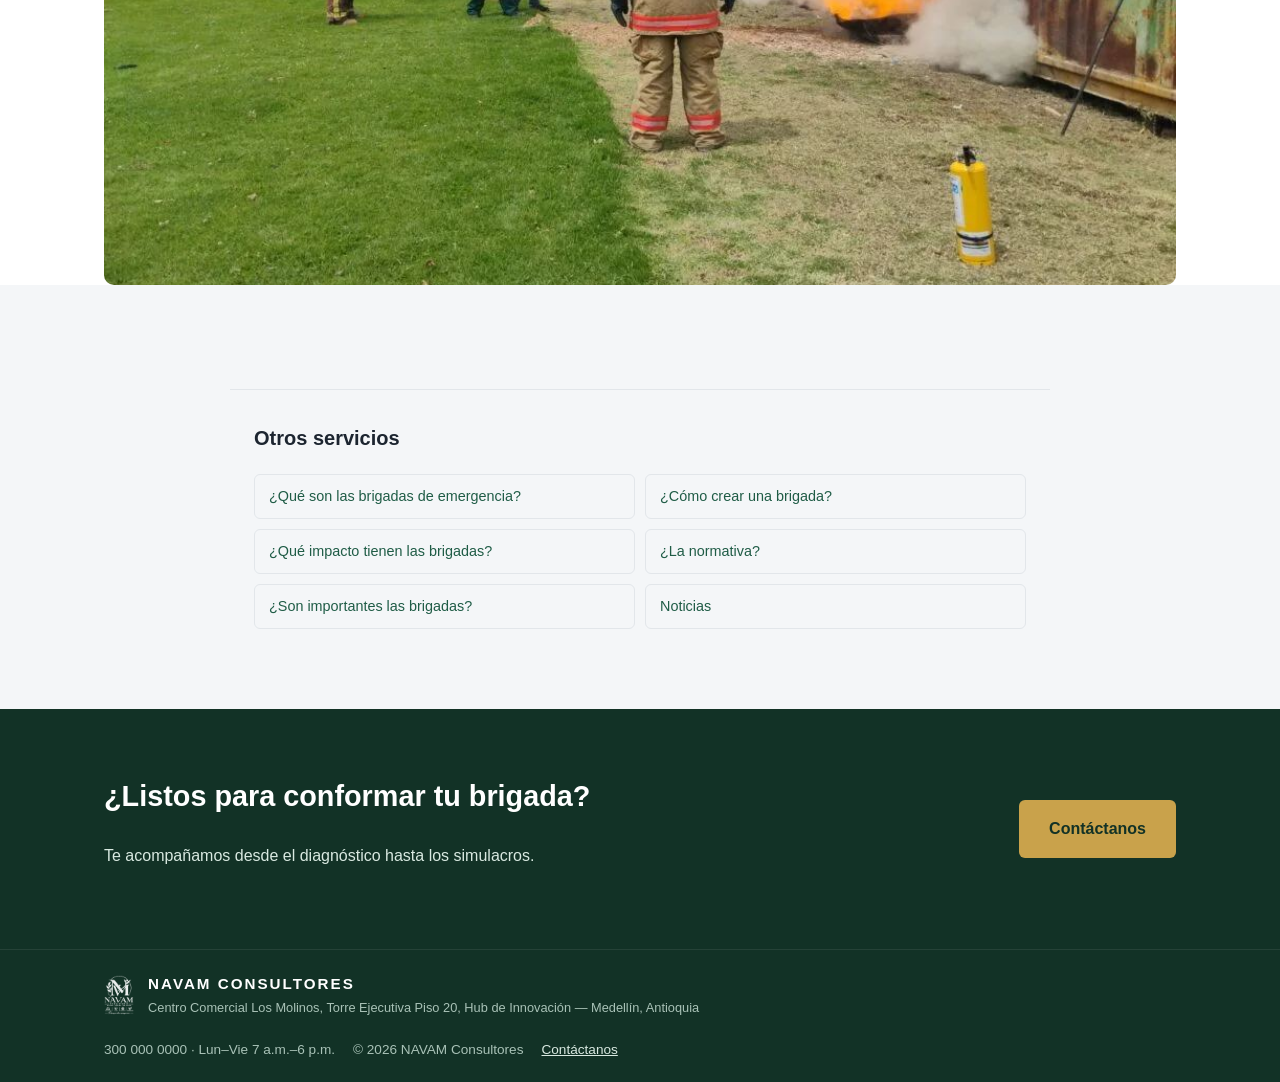
<file: brigadas-testimonios.html>
<!doctype html>
<html lang="es">
<head>
<meta charset="UTF-8">
<meta name="viewport" content="width=device-width, initial-scale=1.0">
<title>Testimonios de nuestro servicio | NAVAM</title>
<meta name="description" content="Voces de la seguridad: testimonios reales de quienes protegen la vida y el entorno en cada simulacro.">
<link rel="icon" href="assets/img/favicon.png" type="image/png">
<link rel="stylesheet" href="assets/css/style.css">
</head>
<body>

<header class="site-header">
  <div class="header-top">
    <div class="container header-top-inner">
      <a class="brand" href="index.html">
        <img src="assets/img/logo-navam-header.png" alt="NAVAM Consultores" class="brand-logo">
      </a>
      <a href="tel:+573000000000" class="header-phone">
        <span class="header-phone-label">Contáctanos</span>
        <span class="header-phone-number">300 000 0000</span>
      </a>
    </div>
  </div>

  <nav class="header-nav">
    <div class="container header-nav-inner">
      <div class="main-nav" id="main-nav">
        <a href="index.html#quienes-somos">Quiénes somos</a>

        <div class="dropdown">
          <button class="dropdown-toggle" aria-expanded="false">Servicios ▾</button>
          <div class="dropdown-menu">
            <a href="brigadas-que-son.html">¿Qué son las brigadas de emergencia?</a>
            <a href="brigadas-como-crear.html">¿Cómo crear una brigada?</a>
            <a href="brigadas-impacto.html">¿Qué impacto tienen las brigadas?</a>
            <a href="brigadas-normativa.html">¿La normativa?</a>
            <a href="brigadas-testimonios.html">Testimonios de nuestro servicio</a>
            <a href="brigadas-importancia.html">¿Son importantes las brigadas?</a>
          </div>
        </div>

        <div class="dropdown">
          <button class="dropdown-toggle" aria-expanded="false">Noticias ▾</button>
          <div class="dropdown-menu">
            <a href="noticias.html#colombia">Colombia</a>
            <a href="noticias.html#otros-paises">Otros países</a>
          </div>
        </div>

        <a href="index.html#contacto" class="nav-cta">Contáctanos</a>
      </div>

      <button class="nav-toggle" id="nav-toggle" aria-label="Abrir menú" aria-expanded="false">
        <span></span><span></span><span></span>
      </button>
    </div>
  </nav>
</header>

<main>
  <section class="page-hero">
    <div class="container">
      <p class="eyebrow">Servicios</p>
      <h1>Testimonios de nuestro servicio</h1>
    </div>
  </section>

  <section class="section section-testimonio">
    <div class="container narrow">
      <div class="section-heading">
        <img src="assets/img/icon-preguntas.png" alt="">
        <h2>Voces de la seguridad</h2>
      </div>
      <blockquote>
        <p>“Detrás de cada simulacro hay historias reales de quienes protegen la vida y el entorno.”</p>
      </blockquote>

      <div class="video-wrap">
        <video controls preload="metadata" poster="assets/img/testimonios-poster.jpg">
          <source src="assets/video/voces-de-la-seguridad.mp4" type="video/mp4">
          Tu navegador no soporta la reproducción de video. <a href="assets/video/voces-de-la-seguridad.mp4">Descarga el video aquí</a>.
        </video>
      </div>
    </div>
  </section>

  <section class="section-media single">
    <div class="container">
      <div class="media-grid">
        <img src="assets/img/equipo-grupo.jpg" alt="Equipo de brigadistas y colaboradores capacitados">
      </div>
    </div>
  </section>

  <section class="section section-muted">
    <div class="container narrow related-services">
      <h3>Otros servicios</h3>
      <ul class="related-list">
        <li><a href="brigadas-que-son.html">¿Qué son las brigadas de emergencia?</a></li>
        <li><a href="brigadas-como-crear.html">¿Cómo crear una brigada?</a></li>
        <li><a href="brigadas-impacto.html">¿Qué impacto tienen las brigadas?</a></li>
        <li><a href="brigadas-normativa.html">¿La normativa?</a></li>
        <li><a href="brigadas-importancia.html">¿Son importantes las brigadas?</a></li>
        <li><a href="noticias.html">Noticias</a></li>
      </ul>
    </div>
  </section>

  <section class="section section-contact">
    <div class="container contact-inner">
      <div>
        <h2>¿Listos para conformar tu brigada?</h2>
        <p>Te acompañamos desde el diagnóstico hasta los simulacros.</p>
      </div>
      <a class="btn btn-primary btn-lg" href="index.html#contacto">Contáctanos</a>
    </div>
  </section>
</main>

<footer class="site-footer">
  <div class="container footer-inner">
    <div class="footer-brand">
      <img src="assets/img/logo-navam.png" alt="NAVAM Consultores" class="footer-logo">
      <div>
        <span class="footer-brand-name">NAVAM CONSULTORES</span>
        <span class="footer-address">Centro Comercial Los Molinos, Torre Ejecutiva Piso 20, Hub de Innovación — Medellín, Antioquia</span>
      </div>
    </div>
    <div class="footer-links">
      <span>300 000 0000 · Lun–Vie 7 a.m.–6 p.m.</span>
      <span>© <span id="year"></span> NAVAM Consultores</span>
      <a href="index.html#contacto">Contáctanos</a>
    </div>
  </div>
</footer>

<script src="assets/js/main.js"></script>
</body>
</html>
</file>
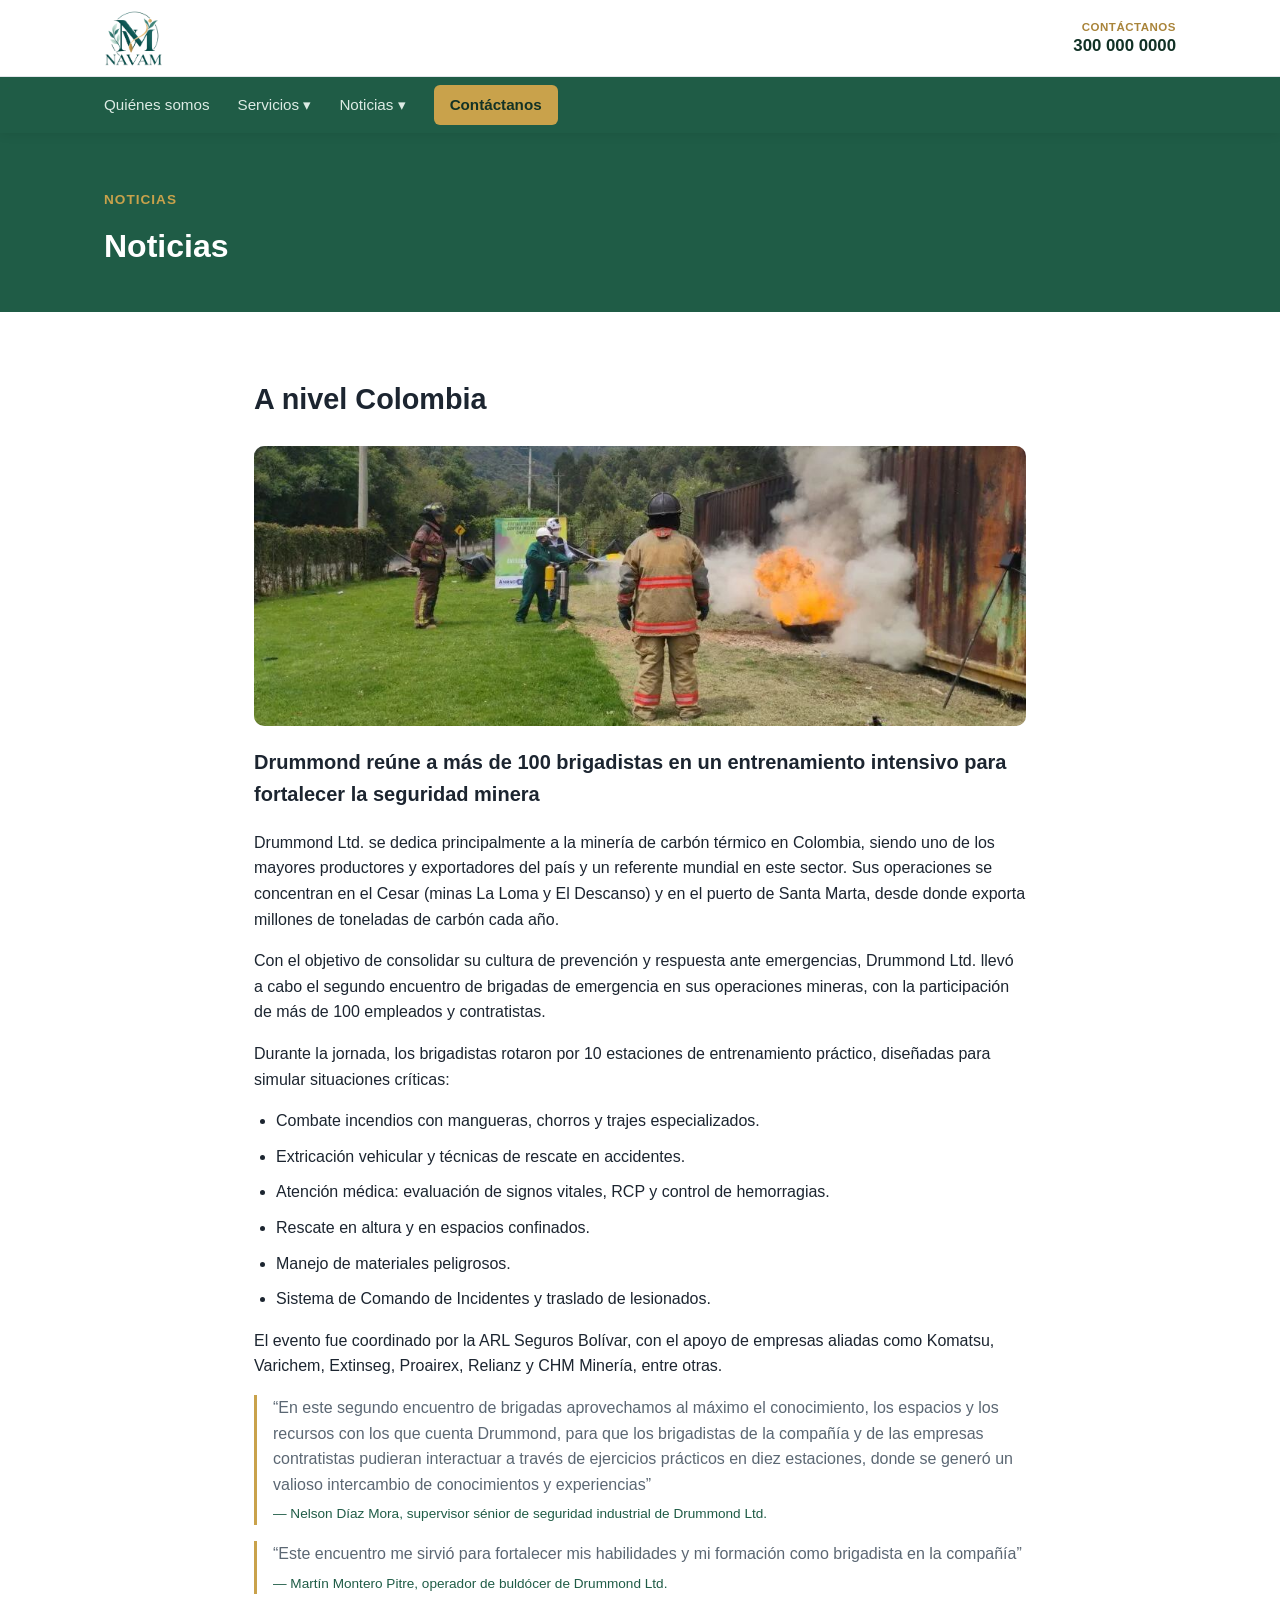
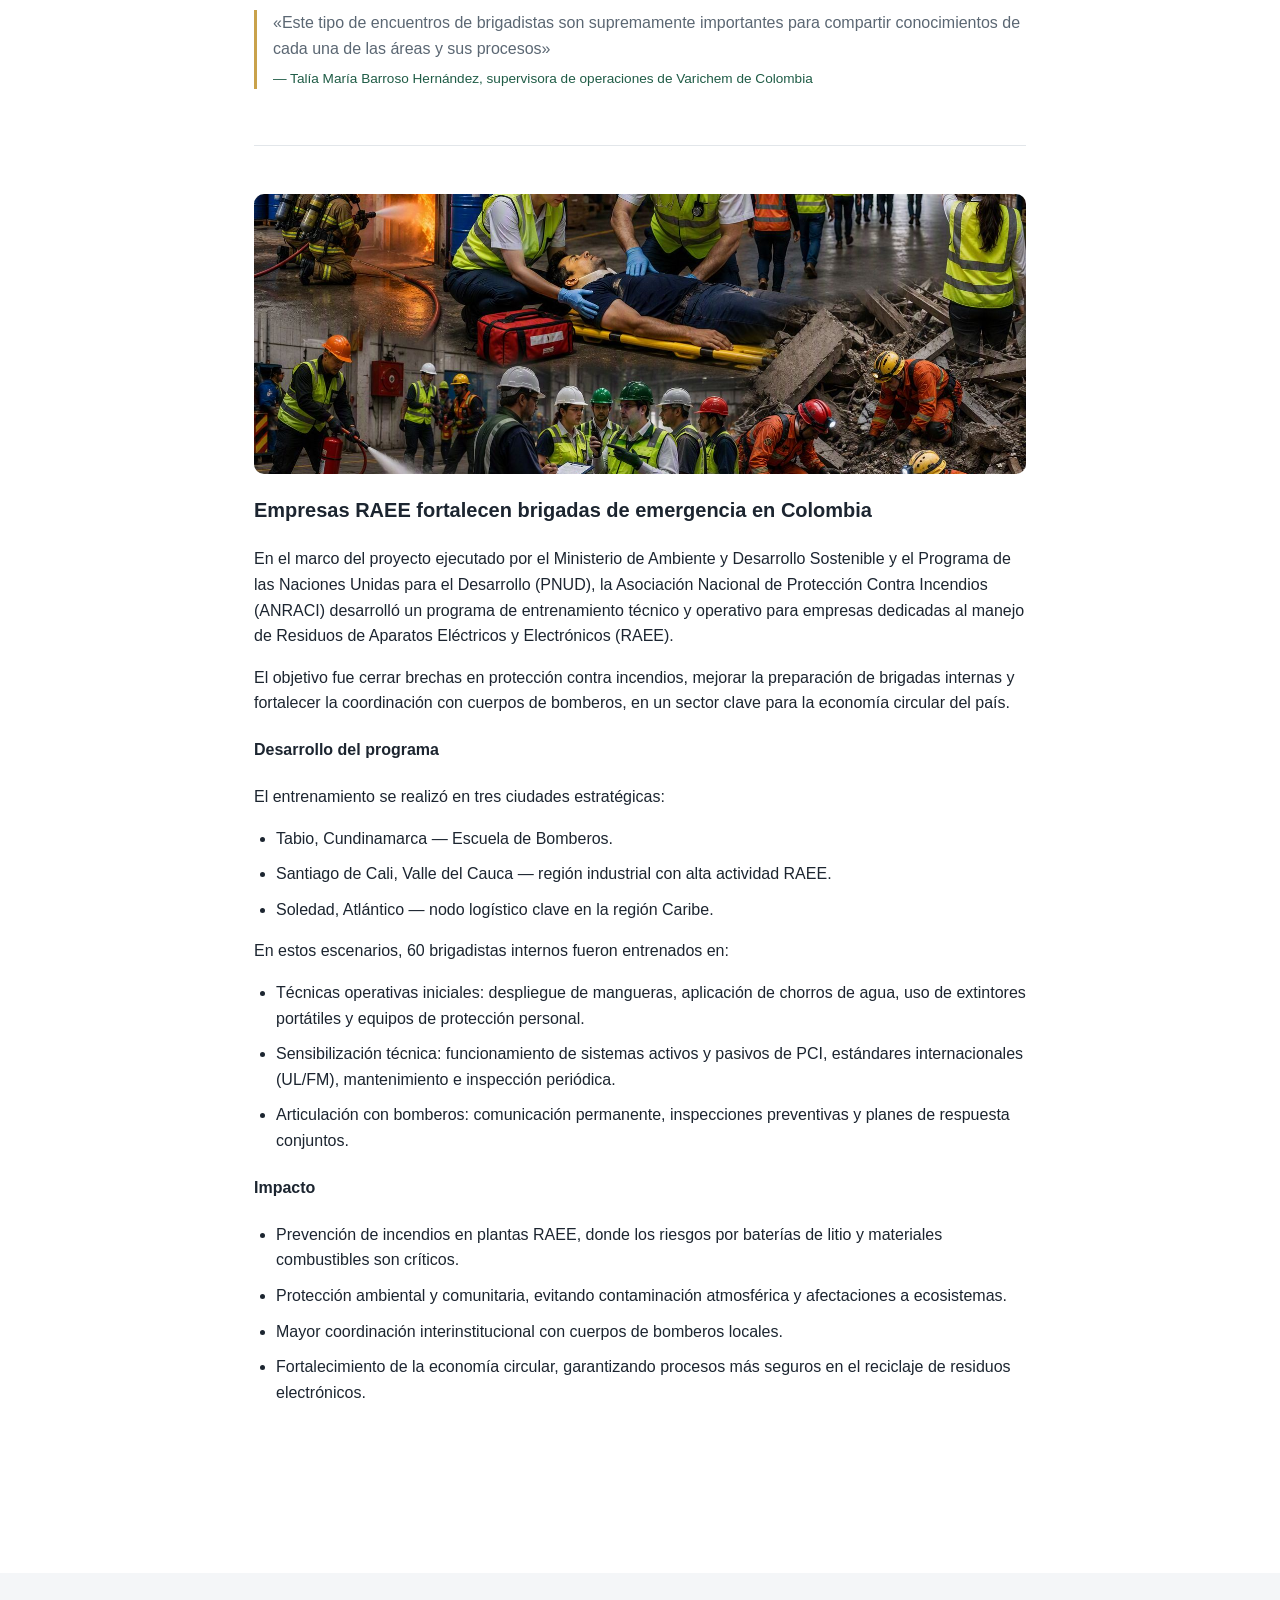
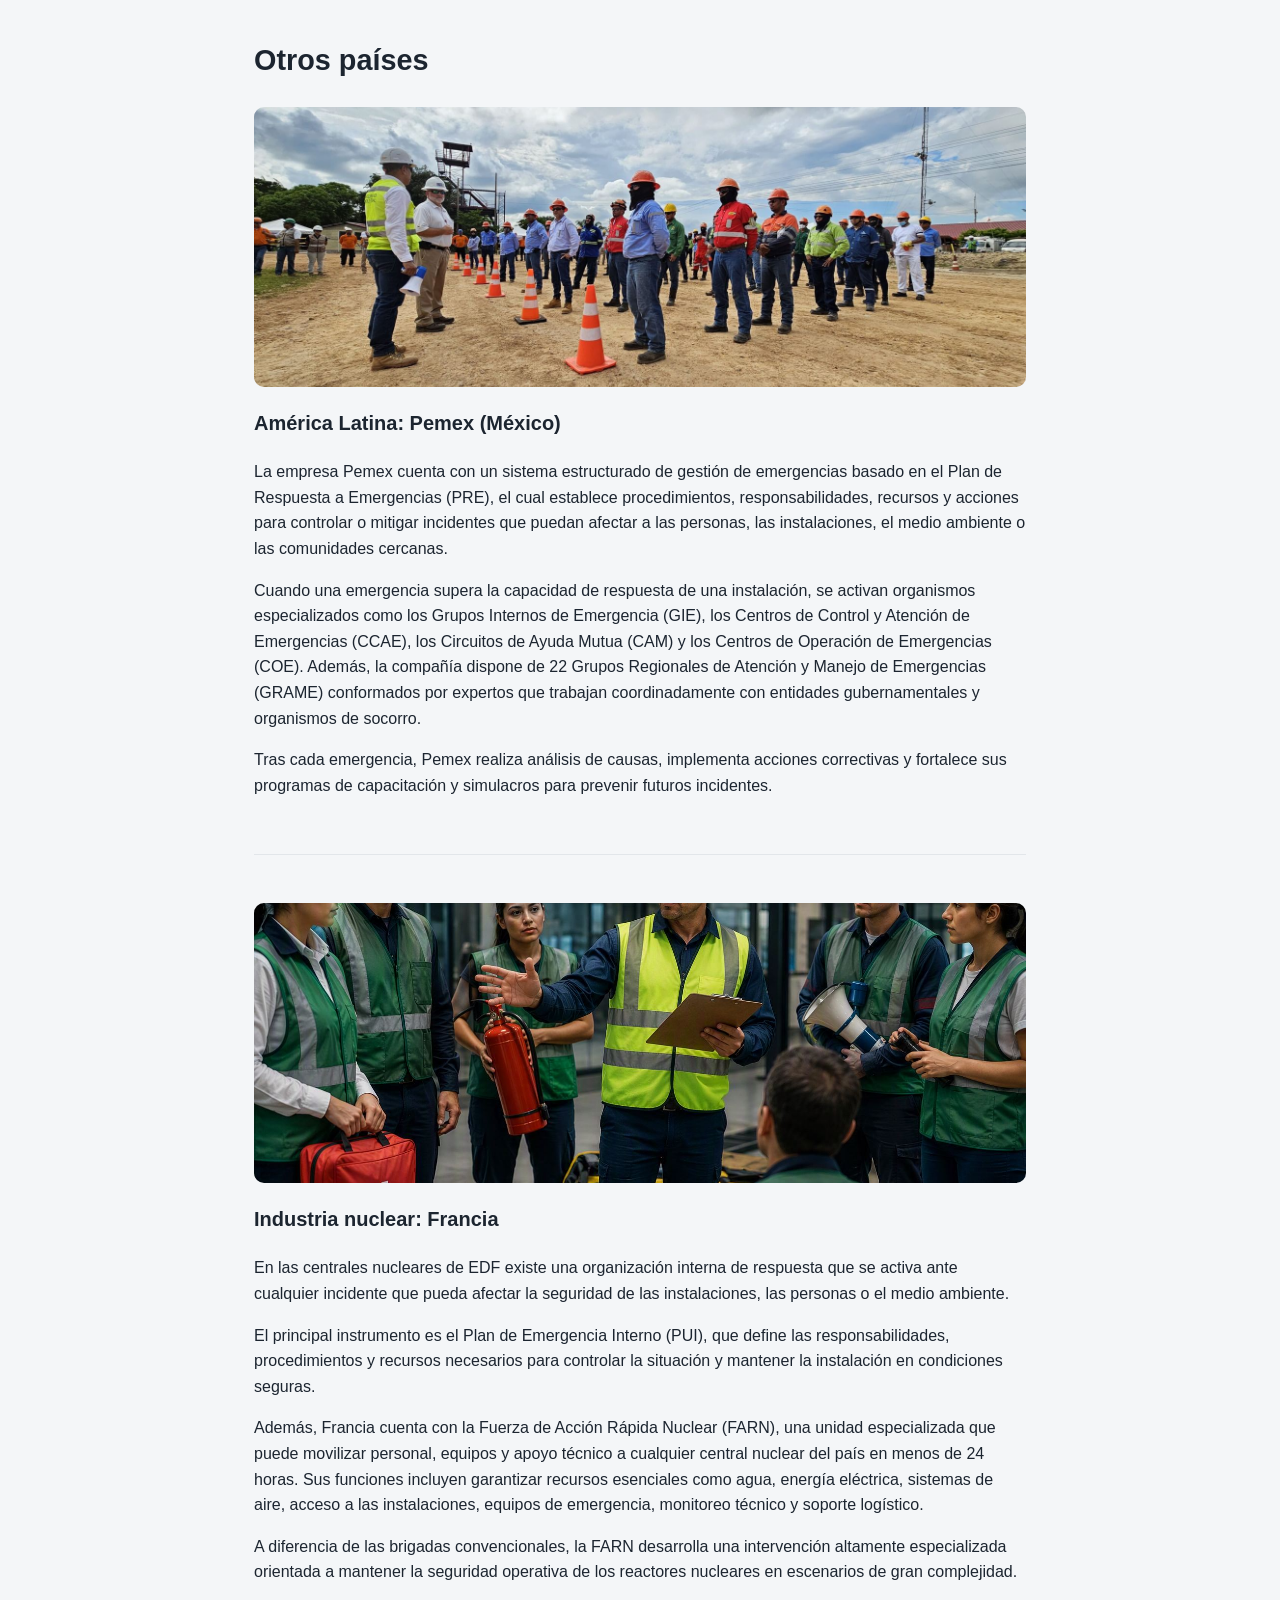
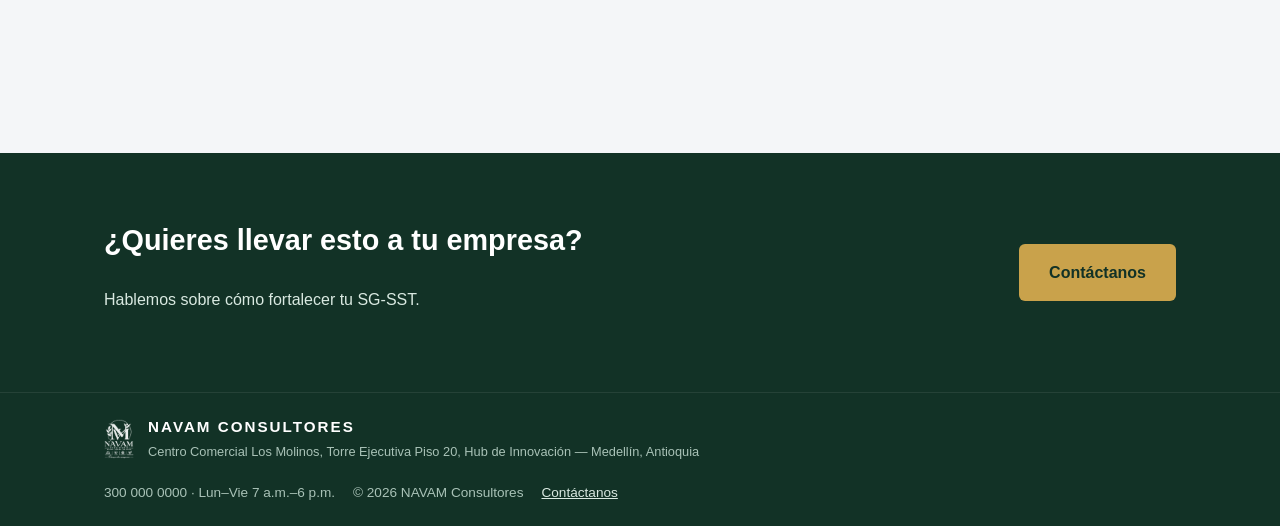
<file: noticias.html>
<!doctype html>
<html lang="es">
<head>
<meta charset="UTF-8">
<meta name="viewport" content="width=device-width, initial-scale=1.0">
<title>Noticias | NAVAM</title>
<meta name="description" content="Noticias sobre brigadas de emergencia y gestión de riesgos en Colombia y en el mundo.">
<link rel="icon" href="assets/img/favicon.png" type="image/png">
<link rel="stylesheet" href="assets/css/style.css">
</head>
<body>

<header class="site-header">
  <div class="header-top">
    <div class="container header-top-inner">
      <a class="brand" href="index.html">
        <img src="assets/img/logo-navam-header.png" alt="NAVAM Consultores" class="brand-logo">
      </a>
      <a href="tel:+573000000000" class="header-phone">
        <span class="header-phone-label">Contáctanos</span>
        <span class="header-phone-number">300 000 0000</span>
      </a>
    </div>
  </div>

  <nav class="header-nav">
    <div class="container header-nav-inner">
      <div class="main-nav" id="main-nav">
        <a href="index.html#quienes-somos">Quiénes somos</a>

        <div class="dropdown">
          <button class="dropdown-toggle" aria-expanded="false">Servicios ▾</button>
          <div class="dropdown-menu">
            <a href="brigadas-que-son.html">¿Qué son las brigadas de emergencia?</a>
            <a href="brigadas-como-crear.html">¿Cómo crear una brigada?</a>
            <a href="brigadas-impacto.html">¿Qué impacto tienen las brigadas?</a>
            <a href="brigadas-normativa.html">¿La normativa?</a>
            <a href="brigadas-testimonios.html">Testimonios de nuestro servicio</a>
            <a href="brigadas-importancia.html">¿Son importantes las brigadas?</a>
          </div>
        </div>

        <div class="dropdown">
          <button class="dropdown-toggle" aria-expanded="false">Noticias ▾</button>
          <div class="dropdown-menu">
            <a href="noticias.html#colombia">Colombia</a>
            <a href="noticias.html#otros-paises">Otros países</a>
          </div>
        </div>

        <a href="index.html#contacto" class="nav-cta">Contáctanos</a>
      </div>

      <button class="nav-toggle" id="nav-toggle" aria-label="Abrir menú" aria-expanded="false">
        <span></span><span></span><span></span>
      </button>
    </div>
  </nav>
</header>

<main>
  <section class="page-hero">
    <div class="container">
      <p class="eyebrow">Noticias</p>
      <h1>Noticias</h1>
    </div>
  </section>

  <section id="colombia" class="section">
    <div class="container narrow">
      <h2>A nivel Colombia</h2>

      <article class="news-item">
        <img src="assets/img/equipo-grupo.jpg" alt="Más de 100 brigadistas reunidos en un entrenamiento de seguridad minera">
        <h3>Drummond reúne a más de 100 brigadistas en un entrenamiento intensivo para fortalecer la seguridad minera</h3>
        <p>Drummond Ltd. se dedica principalmente a la minería de carbón térmico en Colombia, siendo uno de los mayores productores y exportadores del país y un referente mundial en este sector. Sus operaciones se concentran en el Cesar (minas La Loma y El Descanso) y en el puerto de Santa Marta, desde donde exporta millones de toneladas de carbón cada año.</p>
        <p>Con el objetivo de consolidar su cultura de prevención y respuesta ante emergencias, Drummond Ltd. llevó a cabo el segundo encuentro de brigadas de emergencia en sus operaciones mineras, con la participación de más de 100 empleados y contratistas.</p>
        <p>Durante la jornada, los brigadistas rotaron por 10 estaciones de entrenamiento práctico, diseñadas para simular situaciones críticas:</p>
        <ul class="check-list">
          <li>Combate incendios con mangueras, chorros y trajes especializados.</li>
          <li>Extricación vehicular y técnicas de rescate en accidentes.</li>
          <li>Atención médica: evaluación de signos vitales, RCP y control de hemorragias.</li>
          <li>Rescate en altura y en espacios confinados.</li>
          <li>Manejo de materiales peligrosos.</li>
          <li>Sistema de Comando de Incidentes y traslado de lesionados.</li>
        </ul>
        <p>El evento fue coordinado por la ARL Seguros Bolívar, con el apoyo de empresas aliadas como Komatsu, Varichem, Extinseg, Proairex, Relianz y CHM Minería, entre otras.</p>

        <div class="quote-list">
          <blockquote>“En este segundo encuentro de brigadas aprovechamos al máximo el conocimiento, los espacios y los recursos con los que cuenta Drummond, para que los brigadistas de la compañía y de las empresas contratistas pudieran interactuar a través de ejercicios prácticos en diez estaciones, donde se generó un valioso intercambio de conocimientos y experiencias”<cite>— Nelson Díaz Mora, supervisor sénior de seguridad industrial de Drummond Ltd.</cite></blockquote>
          <blockquote>“Este encuentro me sirvió para fortalecer mis habilidades y mi formación como brigadista en la compañía”<cite>— Martín Montero Pitre, operador de buldócer de Drummond Ltd.</cite></blockquote>
          <blockquote>«Este tipo de encuentros de brigadistas son supremamente importantes para compartir conocimientos de cada una de las áreas y sus procesos»<cite>— Talía María Barroso Hernández, supervisora de operaciones de Varichem de Colombia</cite></blockquote>
        </div>
      </article>

      <article class="news-item">
        <img src="assets/img/colapso-03.jpg" alt="Brigadistas en entrenamiento de control de incendios y rescate">
        <h3>Empresas RAEE fortalecen brigadas de emergencia en Colombia</h3>
        <p>En el marco del proyecto ejecutado por el Ministerio de Ambiente y Desarrollo Sostenible y el Programa de las Naciones Unidas para el Desarrollo (PNUD), la Asociación Nacional de Protección Contra Incendios (ANRACI) desarrolló un programa de entrenamiento técnico y operativo para empresas dedicadas al manejo de Residuos de Aparatos Eléctricos y Electrónicos (RAEE).</p>
        <p>El objetivo fue cerrar brechas en protección contra incendios, mejorar la preparación de brigadas internas y fortalecer la coordinación con cuerpos de bomberos, en un sector clave para la economía circular del país.</p>
        <h4>Desarrollo del programa</h4>
        <p>El entrenamiento se realizó en tres ciudades estratégicas:</p>
        <ul class="check-list">
          <li>Tabio, Cundinamarca — Escuela de Bomberos.</li>
          <li>Santiago de Cali, Valle del Cauca — región industrial con alta actividad RAEE.</li>
          <li>Soledad, Atlántico — nodo logístico clave en la región Caribe.</li>
        </ul>
        <p>En estos escenarios, 60 brigadistas internos fueron entrenados en:</p>
        <ul class="check-list">
          <li>Técnicas operativas iniciales: despliegue de mangueras, aplicación de chorros de agua, uso de extintores portátiles y equipos de protección personal.</li>
          <li>Sensibilización técnica: funcionamiento de sistemas activos y pasivos de PCI, estándares internacionales (UL/FM), mantenimiento e inspección periódica.</li>
          <li>Articulación con bomberos: comunicación permanente, inspecciones preventivas y planes de respuesta conjuntos.</li>
        </ul>
        <h4>Impacto</h4>
        <ul class="check-list">
          <li>Prevención de incendios en plantas RAEE, donde los riesgos por baterías de litio y materiales combustibles son críticos.</li>
          <li>Protección ambiental y comunitaria, evitando contaminación atmosférica y afectaciones a ecosistemas.</li>
          <li>Mayor coordinación interinstitucional con cuerpos de bomberos locales.</li>
          <li>Fortalecimiento de la economía circular, garantizando procesos más seguros en el reciclaje de residuos electrónicos.</li>
        </ul>
      </article>
    </div>
  </section>

  <section id="otros-paises" class="section section-muted">
    <div class="container narrow">
      <h2>Otros países</h2>

      <article class="news-item">
        <img src="assets/img/oficina-navam.jpg" alt="Reunión de análisis de gestión de riesgos">
        <h3>América Latina: Pemex (México)</h3>
        <p>La empresa Pemex cuenta con un sistema estructurado de gestión de emergencias basado en el Plan de Respuesta a Emergencias (PRE), el cual establece procedimientos, responsabilidades, recursos y acciones para controlar o mitigar incidentes que puedan afectar a las personas, las instalaciones, el medio ambiente o las comunidades cercanas.</p>
        <p>Cuando una emergencia supera la capacidad de respuesta de una instalación, se activan organismos especializados como los Grupos Internos de Emergencia (GIE), los Centros de Control y Atención de Emergencias (CCAE), los Circuitos de Ayuda Mutua (CAM) y los Centros de Operación de Emergencias (COE). Además, la compañía dispone de 22 Grupos Regionales de Atención y Manejo de Emergencias (GRAME) conformados por expertos que trabajan coordinadamente con entidades gubernamentales y organismos de socorro.</p>
        <p>Tras cada emergencia, Pemex realiza análisis de causas, implementa acciones correctivas y fortalece sus programas de capacitación y simulacros para prevenir futuros incidentes.</p>
      </article>

      <article class="news-item">
        <img src="assets/img/colapso-02.jpg" alt="Respuesta coordinada ante una emergencia industrial">
        <h3>Industria nuclear: Francia</h3>
        <p>En las centrales nucleares de EDF existe una organización interna de respuesta que se activa ante cualquier incidente que pueda afectar la seguridad de las instalaciones, las personas o el medio ambiente.</p>
        <p>El principal instrumento es el Plan de Emergencia Interno (PUI), que define las responsabilidades, procedimientos y recursos necesarios para controlar la situación y mantener la instalación en condiciones seguras.</p>
        <p>Además, Francia cuenta con la Fuerza de Acción Rápida Nuclear (FARN), una unidad especializada que puede movilizar personal, equipos y apoyo técnico a cualquier central nuclear del país en menos de 24 horas. Sus funciones incluyen garantizar recursos esenciales como agua, energía eléctrica, sistemas de aire, acceso a las instalaciones, equipos de emergencia, monitoreo técnico y soporte logístico.</p>
        <p>A diferencia de las brigadas convencionales, la FARN desarrolla una intervención altamente especializada orientada a mantener la seguridad operativa de los reactores nucleares en escenarios de gran complejidad.</p>
      </article>
    </div>
  </section>

  <section class="section section-contact">
    <div class="container contact-inner">
      <div>
        <h2>¿Quieres llevar esto a tu empresa?</h2>
        <p>Hablemos sobre cómo fortalecer tu SG-SST.</p>
      </div>
      <a class="btn btn-primary btn-lg" href="index.html#contacto">Contáctanos</a>
    </div>
  </section>
</main>

<footer class="site-footer">
  <div class="container footer-inner">
    <div class="footer-brand">
      <img src="assets/img/logo-navam.png" alt="NAVAM Consultores" class="footer-logo">
      <div>
        <span class="footer-brand-name">NAVAM CONSULTORES</span>
        <span class="footer-address">Centro Comercial Los Molinos, Torre Ejecutiva Piso 20, Hub de Innovación — Medellín, Antioquia</span>
      </div>
    </div>
    <div class="footer-links">
      <span>300 000 0000 · Lun–Vie 7 a.m.–6 p.m.</span>
      <span>© <span id="year"></span> NAVAM Consultores</span>
      <a href="index.html#contacto">Contáctanos</a>
    </div>
  </div>
</footer>

<script src="assets/js/main.js"></script>
</body>
</html>
</file>
<file: assets/css/style.css>
:root {
  --green: #1f5c46;
  --green-dark: #123226;
  --green-soft: #e8f0ec;
  --gold: #c9a24b;
  --gold-dark: #a9843a;
  --ink: #1c2530;
  --muted: #5b6773;
  --bg: #ffffff;
  --bg-muted: #f4f6f8;
  --border: #e2e6ea;
  --radius: 10px;
  --max-width: 1120px;
}

* { box-sizing: border-box; }

html { scroll-behavior: smooth; }

body {
  margin: 0;
  font-family: "Segoe UI", Roboto, Helvetica, Arial, sans-serif;
  color: var(--ink);
  background: var(--bg);
  line-height: 1.6;
}

img { max-width: 100%; display: block; }

.container {
  max-width: var(--max-width);
  margin: 0 auto;
  padding: 0 24px;
}

/* Header */
.site-header {
  position: sticky;
  top: 0;
  z-index: 50;
  box-shadow: 0 2px 10px rgba(0,0,0,0.08);
}

.header-top {
  background: #fff;
  border-bottom: 1px solid var(--border);
}

.header-top-inner {
  display: flex;
  align-items: center;
  justify-content: space-between;
  height: 76px;
}

.brand {
  display: flex;
  align-items: center;
  gap: 10px;
  text-decoration: none;
  color: var(--green-dark);
}

.brand-logo {
  height: 56px;
  width: auto;
}

.header-phone {
  display: flex;
  flex-direction: column;
  align-items: flex-end;
  text-decoration: none;
  line-height: 1.3;
}

.header-phone-label {
  color: var(--gold-dark);
  font-weight: 700;
  font-size: 0.72rem;
  letter-spacing: 0.5px;
  text-transform: uppercase;
}

.header-phone-number {
  color: var(--green-dark);
  font-weight: 700;
  font-size: 1.05rem;
}

.header-nav {
  background: var(--green);
  position: relative;
}

.header-nav-inner {
  display: flex;
  align-items: center;
  justify-content: space-between;
  height: 56px;
}

.main-nav {
  display: flex;
  align-items: center;
  gap: 28px;
}

.main-nav > a {
  color: #dcebe4;
  text-decoration: none;
  font-size: 0.95rem;
}

.main-nav > a:hover { color: #fff; }

.nav-cta {
  background: var(--gold);
  color: var(--green-dark) !important;
  padding: 8px 16px;
  border-radius: 6px;
  font-weight: 600;
}

.nav-cta:hover { background: var(--gold-dark); }

.dropdown { position: relative; }

.dropdown-toggle {
  background: none;
  border: none;
  color: #dcebe4;
  font-size: 0.95rem;
  font-family: inherit;
  cursor: pointer;
  padding: 0;
}

.dropdown-toggle:hover { color: #fff; }

.dropdown-menu {
  display: none;
  position: absolute;
  top: calc(100% + 14px);
  left: 0;
  background: #fff;
  color: var(--ink);
  min-width: 260px;
  border-radius: var(--radius);
  box-shadow: 0 12px 30px rgba(0,0,0,0.18);
  padding: 8px;
}

.dropdown.open .dropdown-menu,
.dropdown:hover .dropdown-menu {
  display: block;
}

.dropdown-menu a {
  display: block;
  padding: 10px 12px;
  border-radius: 6px;
  text-decoration: none;
  color: var(--ink);
  font-size: 0.92rem;
}

.dropdown-menu a:hover { background: var(--bg-muted); }

.nav-toggle {
  display: none;
  flex-direction: column;
  gap: 5px;
  background: none;
  border: none;
  cursor: pointer;
  padding: 6px;
}

.nav-toggle span {
  width: 24px;
  height: 2px;
  background: #fff;
}

/* Hero */
.hero {
  position: relative;
  color: #fff;
  padding: 150px 0 130px;
  background-color: var(--green-dark);
  background-size: cover;
  background-position: center 32%;
  overflow: hidden;
}

.hero-overlay {
  position: absolute;
  inset: 0;
  background: linear-gradient(100deg, rgba(18,50,38,0.93) 0%, rgba(18,50,38,0.80) 45%, rgba(18,50,38,0.35) 100%);
}

.hero-inner {
  position: relative;
  z-index: 1;
}

.hero-copy { max-width: 640px; }

.eyebrow {
  color: var(--gold);
  font-weight: 700;
  letter-spacing: 1px;
  text-transform: uppercase;
  font-size: 0.85rem;
  margin: 0 0 10px;
}

.hero h1 {
  font-size: 3.4rem;
  line-height: 1.1;
  letter-spacing: -0.5px;
  margin: 0 0 18px;
}

@media (max-width: 860px) {
  .hero h1 { font-size: 2.4rem; }
}

.hero .lead {
  color: #d9e9e1;
  font-size: 1.15rem;
  margin: 0 0 28px;
}

.hero-actions { display: flex; gap: 14px; flex-wrap: wrap; }

.hero-media img {
  border-radius: var(--radius);
  box-shadow: 0 20px 40px rgba(0,0,0,0.35);
}

/* News card ("¡Lo nuevo!") */
.news-feature {
  padding: 0;
  margin-top: -1px;
}

.news-card {
  display: grid;
  grid-template-columns: 1.1fr 1fr;
  align-items: stretch;
  background: var(--green-dark);
  color: #fff;
  border-radius: var(--radius);
  overflow: hidden;
  text-decoration: none;
  box-shadow: 0 16px 40px rgba(18,50,38,0.25);
}

.news-card-copy {
  padding: 40px 44px;
  display: flex;
  flex-direction: column;
  justify-content: center;
}

.news-card .eyebrow {
  display: inline-block;
  background: var(--gold);
  color: var(--green-dark);
  padding: 4px 12px;
  border-radius: 20px;
  margin-bottom: 16px;
  width: fit-content;
}

.news-card h2 {
  color: #fff;
  font-size: 2.1rem;
  line-height: 1.15;
  margin: 0 0 14px;
}

.news-card-cta {
  color: var(--gold);
  font-weight: 700;
  font-size: 0.95rem;
}

.news-card-media img {
  width: 100%;
  height: 100%;
  min-height: 220px;
  object-fit: cover;
}

@media (max-width: 860px) {
  .news-card { grid-template-columns: 1fr; }
  .news-card-media img { min-height: 200px; }
  .news-card h2 { font-size: 1.6rem; }
}

/* Buttons */
.btn {
  display: inline-block;
  padding: 12px 22px;
  border-radius: 6px;
  text-decoration: none;
  font-weight: 600;
  font-size: 0.95rem;
  border: 2px solid transparent;
}

.btn-primary {
  background: var(--gold);
  color: var(--green-dark);
}

.btn-primary:hover { background: var(--gold-dark); }

.btn-ghost {
  border-color: rgba(255,255,255,0.4);
  color: #fff;
}

.btn-ghost:hover { border-color: #fff; }

.btn-lg { padding: 14px 28px; font-size: 1rem; }

/* Sections */
.section { padding: 64px 0; scroll-margin-top: 132px; }
.section-muted { background: var(--bg-muted); }
.section-intro { color: var(--muted); margin-top: -8px; }

.page-hero {
  background: var(--green);
  color: #fff;
  padding: 56px 0 40px;
}

.page-hero h1 { margin: 0; font-size: 2rem; }

.narrow { max-width: 820px; }

h2 { font-size: 1.8rem; margin-top: 0; }
h3 { font-size: 1.25rem; }

.about-grid {
  display: grid;
  grid-template-columns: 1fr 1.2fr;
  gap: 48px;
  align-items: center;
}

.about-media img { border-radius: var(--radius); }

/* Carousel (Quiénes somos) */
.carousel {
  position: relative;
  aspect-ratio: 4 / 5;
  border-radius: var(--radius);
  overflow: hidden;
  box-shadow: 0 16px 36px rgba(0,0,0,0.16);
}

.carousel-track {
  position: relative;
  width: 100%;
  height: 100%;
}

.carousel-slide {
  position: absolute;
  inset: 0;
  width: 100%;
  height: 100%;
  object-fit: cover;
  border-radius: 0;
  opacity: 0;
  transition: opacity 0.6s ease;
}

.carousel-slide.active { opacity: 1; }

.carousel-arrow {
  position: absolute;
  top: 50%;
  transform: translateY(-50%);
  width: 36px;
  height: 36px;
  border-radius: 50%;
  border: none;
  background: rgba(0,0,0,0.45);
  color: #fff;
  font-size: 1.4rem;
  line-height: 1;
  cursor: pointer;
  display: flex;
  align-items: center;
  justify-content: center;
}

.carousel-arrow:hover { background: rgba(0,0,0,0.65); }
.carousel-prev { left: 12px; }
.carousel-next { right: 12px; }

.carousel-dots {
  position: absolute;
  bottom: 14px;
  left: 0;
  right: 0;
  display: flex;
  justify-content: center;
  gap: 8px;
}

.carousel-dot {
  width: 9px;
  height: 9px;
  border-radius: 50%;
  border: none;
  background: rgba(255,255,255,0.5);
  cursor: pointer;
  padding: 0;
}

.carousel-dot.active { background: #fff; }

@media (max-width: 640px) {
  .carousel { aspect-ratio: 3 / 4; }
}

/* Section header with icon */
.section-heading {
  display: flex;
  align-items: center;
  gap: 16px;
  margin-bottom: 20px;
}

.section-heading img {
  width: 52px;
  height: 52px;
  flex-shrink: 0;
}

.section-heading h2 { margin: 0; }

/* Cards */
.card-grid {
  display: grid;
  grid-template-columns: repeat(3, 1fr);
  gap: 20px;
  margin-top: 32px;
}

.card-grid.two-cols { grid-template-columns: repeat(2, 1fr); }
.card-grid.four-cols { grid-template-columns: repeat(4, 1fr); }

.card {
  display: block;
  background: #fff;
  border: 1px solid var(--border);
  border-radius: var(--radius);
  padding: 22px;
  text-decoration: none;
  color: inherit;
  transition: transform 0.15s ease, box-shadow 0.15s ease;
}

a.card:hover {
  transform: translateY(-3px);
  box-shadow: 0 10px 24px rgba(0,0,0,0.08);
}

.card-icon {
  width: 42px;
  height: 42px;
  margin-bottom: 12px;
}

.card h3, .card h4 { margin-top: 0; color: var(--green); }
.card p { color: var(--muted); margin-bottom: 0; }

/* Lists */
.check-list, .step-list {
  padding-left: 22px;
}

.check-list li, .step-list li {
  margin-bottom: 10px;
}

/* Media grid */
.section-media .media-grid {
  display: grid;
  grid-template-columns: 1fr 1fr;
  gap: 20px;
}

.section-media img {
  border-radius: var(--radius);
  width: 100%;
  height: 320px;
  object-fit: cover;
}

.section-media.single .media-grid {
  grid-template-columns: 1fr;
}

.section-media.single img {
  height: auto;
  max-height: 640px;
}

/* Testimonio */
.section-testimonio blockquote {
  border-left: 4px solid var(--gold);
  margin: 0;
  padding-left: 20px;
  font-style: italic;
}

.video-pending {
  color: var(--muted);
  font-style: normal;
  font-size: 0.9rem;
}

.video-wrap {
  margin: 32px 0 0;
  display: flex;
  justify-content: center;
}

.video-wrap video {
  width: 100%;
  max-width: 380px;
  aspect-ratio: 9 / 16;
  border-radius: var(--radius);
  box-shadow: 0 20px 40px rgba(0,0,0,0.18);
  background: #000;
}

/* Noticias */
.news-item {
  margin-bottom: 48px;
  padding-bottom: 40px;
  border-bottom: 1px solid var(--border);
}

.news-item:last-child { border-bottom: none; }

.news-item img {
  border-radius: var(--radius);
  width: 100%;
  height: 280px;
  object-fit: cover;
  margin-bottom: 20px;
}

.quote-list blockquote {
  border-left: 3px solid var(--gold);
  padding-left: 16px;
  margin: 0 0 16px;
  color: var(--muted);
}

.quote-list cite {
  display: block;
  margin-top: 6px;
  font-style: normal;
  font-size: 0.85rem;
  color: var(--green);
}

/* Contact */
.section-contact {
  background: var(--green-dark);
  color: #fff;
}

.section-contact h2 { color: #fff; }
.section-contact p { color: #d9e9e1; }

.contact-inner {
  display: flex;
  align-items: center;
  justify-content: space-between;
  gap: 24px;
  flex-wrap: wrap;
}

.contact-full {
  display: grid;
  grid-template-columns: 1.1fr 1fr;
  gap: 48px;
  align-items: center;
}

.contact-details {
  list-style: none;
  padding: 0;
  margin: 24px 0 0;
  display: flex;
  flex-direction: column;
  gap: 16px;
}

.contact-details li {
  display: flex;
  gap: 14px;
  align-items: flex-start;
}

.contact-details .contact-label {
  color: var(--gold);
  font-weight: 700;
  font-size: 0.78rem;
  letter-spacing: 0.5px;
  text-transform: uppercase;
  display: block;
  margin-bottom: 2px;
}

.contact-details .contact-value {
  color: #fff;
  font-size: 1rem;
}

.contact-media img {
  border-radius: var(--radius);
  box-shadow: 0 20px 40px rgba(0,0,0,0.35);
}

@media (max-width: 860px) {
  .contact-full { grid-template-columns: 1fr; }
}

/* Footer */
.site-footer {
  background: var(--green-dark);
  color: #a9c2b7;
  padding: 22px 0;
  border-top: 1px solid rgba(255,255,255,0.08);
}

.footer-inner {
  display: flex;
  justify-content: space-between;
  align-items: center;
  flex-wrap: wrap;
  gap: 20px;
  font-size: 0.85rem;
}

.footer-inner a { color: #d9e9e1; }

.footer-brand {
  display: flex;
  align-items: center;
  gap: 14px;
}

.footer-logo {
  height: 40px;
  width: auto;
  flex-shrink: 0;
  filter: brightness(0) invert(1);
  opacity: 0.92;
}

.footer-brand-name {
  display: block;
  font-weight: 700;
  letter-spacing: 2px;
  color: #fff;
  font-size: 0.95rem;
}

.footer-address {
  display: block;
  font-size: 0.8rem;
  color: #a9c2b7;
  margin-top: 2px;
}

.footer-links {
  display: flex;
  align-items: center;
  gap: 18px;
  flex-wrap: wrap;
}

/* Related services */
.related-services {
  margin-top: 40px;
  padding-top: 32px;
  border-top: 1px solid var(--border);
}

.related-services h3 {
  margin-top: 0;
}

.related-list {
  display: grid;
  grid-template-columns: repeat(2, 1fr);
  gap: 10px;
  padding-left: 0;
  list-style: none;
}

.related-list a {
  display: block;
  padding: 10px 14px;
  border: 1px solid var(--border);
  border-radius: 6px;
  text-decoration: none;
  color: var(--green);
  font-size: 0.9rem;
}

.related-list a:hover { background: var(--bg-muted); }

@media (max-width: 640px) {
  .related-list { grid-template-columns: 1fr; }
}

/* Responsive */
@media (max-width: 860px) {
  .hero-inner, .about-grid, .section-media .media-grid {
    grid-template-columns: 1fr;
  }

  .card-grid, .card-grid.two-cols, .card-grid.four-cols {
    grid-template-columns: 1fr;
  }

  .header-top-inner { height: 64px; }
  .brand-logo { height: 44px; }
  .header-phone-number { font-size: 0.95rem; }

  .nav-toggle { display: flex; }

  .header-nav-inner { height: 56px; }

  .main-nav {
    position: absolute;
    top: 100%;
    left: 0;
    right: 0;
    background: var(--green);
    flex-direction: column;
    align-items: flex-start;
    gap: 4px;
    padding: 16px 24px 24px;
    display: none;
  }

  .main-nav.open { display: flex; }

  .dropdown { width: 100%; }
  .dropdown-toggle { padding: 10px 0; width: 100%; text-align: left; }
  .dropdown-menu {
    position: static;
    display: none;
    box-shadow: none;
    background: var(--green-dark);
    margin-top: 4px;
  }
  .dropdown.open .dropdown-menu { display: block; }
  .dropdown-menu a { color: #dcebe4; }
  .dropdown-menu a:hover { background: rgba(255,255,255,0.06); }

  .nav-cta { margin-top: 8px; }
}
</file>
